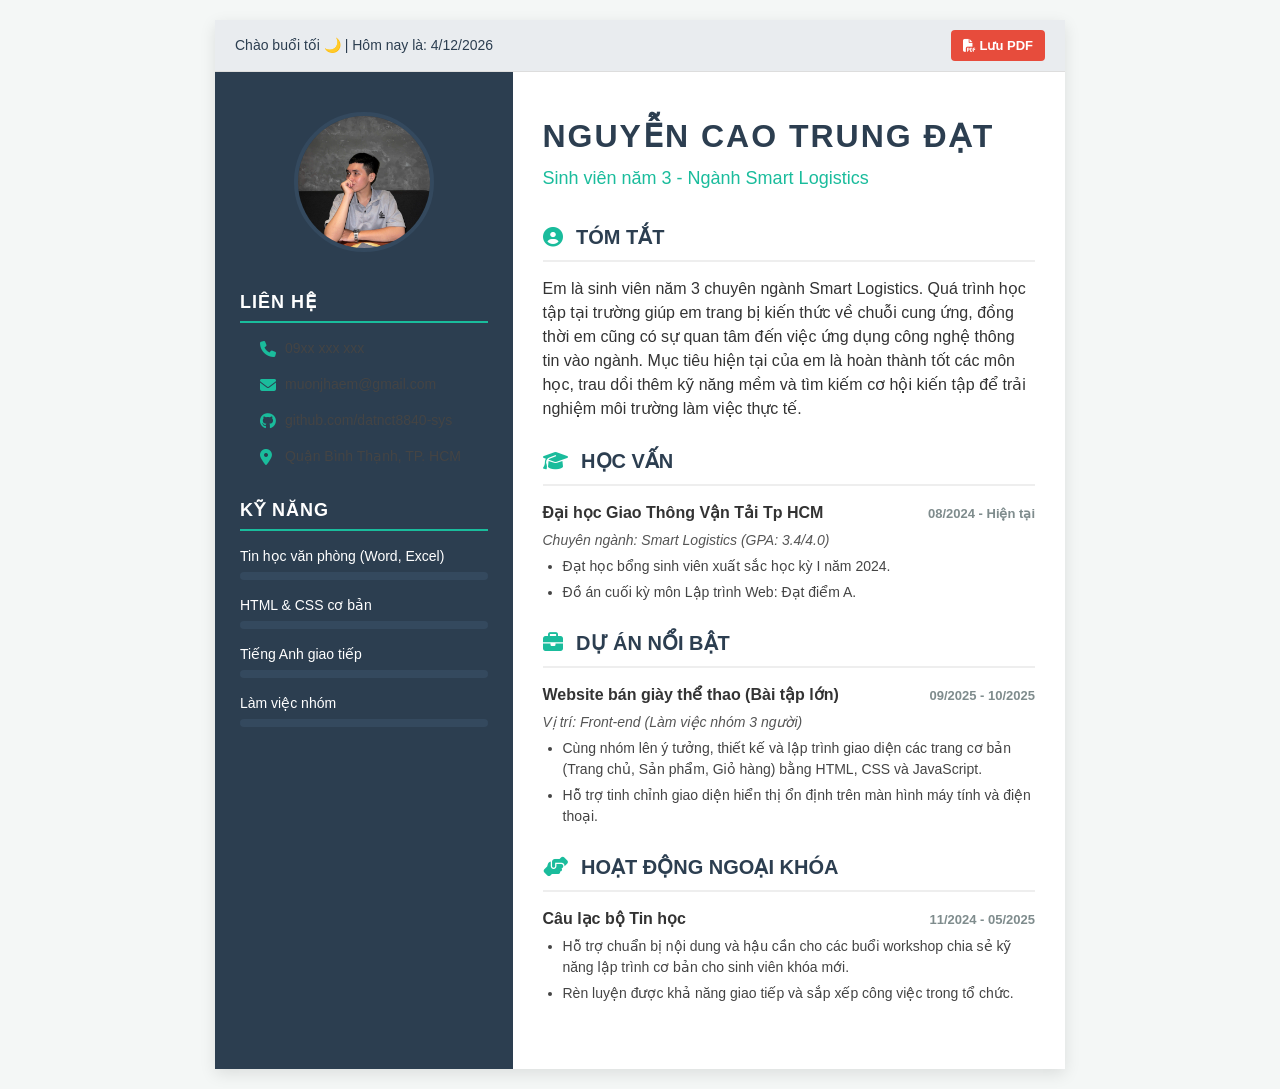
<file: Nguyễn Cao Trung Đạt/index.html>
<!DOCTYPE html>
<html lang="vi">
<head>
    <meta charset="UTF-8">
    <meta name="viewport" content="width=device-width, initial-scale=1.0">
    <title>Nguyễn Cao Trung Đạt</title>
    <link rel="stylesheet" href="style.css">
    <link href="https://cdnjs.cloudflare.com/ajax/libs/font-awesome/6.4.0/css/all.min.css" rel="stylesheet">
</head>
<body>
    <div class="cv-container">
        <div class="top-actions">
            <span id="greeting-msg" class="greeting"></span>
            <button id="download-btn" class="btn"><i class="fas fa-file-pdf"></i> Lưu PDF</button>
        </div>

        <div class="cv-wrapper">
            <div class="left-col">
                <div class="profile-pic">
                    <img src="anh.jpg" alt="Ảnh chân dung">
                </div>

                <h3 class="title-left">Liên hệ</h3>
                <ul class="contact-list">
                    <li><i class="fas fa-phone"></i> 09xx xxx xxx</li>
                    <li><i class="fas fa-envelope"></i> muonjhaem@gmail.com</li>
                    <li><i class="fab fa-github"></i> github.com/datnct8840-sys</li>
                    <li><i class="fas fa-map-marker-alt"></i> Quận Bình Thạnh, TP. HCM</li>
                </ul>

                <h3 class="title-left">Kỹ năng</h3>
                <div class="skill-box">
                    <p>Tin học văn phòng (Word, Excel)</p>
                    <div class="progress-bar"><div class="progress" style="width: 85%;"></div></div>
                </div>
                <div class="skill-box">
                    <p>HTML & CSS cơ bản</p>
                    <div class="progress-bar"><div class="progress" style="width: 70%;"></div></div>
                </div>
                <div class="skill-box">
                    <p>Tiếng Anh giao tiếp</p>
                    <div class="progress-bar"><div class="progress" style="width: 65%;"></div></div>
                </div>
                <div class="skill-box">
                    <p>Làm việc nhóm</p>
                    <div class="progress-bar"><div class="progress" style="width: 80%;"></div></div>
                </div>
            </div>
            <div class="right-col">
                <div class="header-right">
                    <h1>Nguyễn Cao Trung Đạt</h1>
                    <h2>Sinh viên năm 3 - Ngành Smart Logistics</h2>
                </div>

                <div class="section">
                    <h3 class="title-right"><i class="fas fa-user-circle"></i> Tóm tắt</h3>
                    <p>Em là sinh viên năm 3 chuyên ngành Smart Logistics. Quá trình học tập tại trường giúp em trang bị kiến thức về chuỗi cung ứng, đồng thời em cũng có sự quan tâm đến việc ứng dụng công nghệ thông tin vào ngành. Mục tiêu hiện tại của em là hoàn thành tốt các môn học, trau dồi thêm kỹ năng mềm và tìm kiếm cơ hội kiến tập để trải nghiệm môi trường làm việc thực tế.</p>
                </div>

                <div class="section">
                    <h3 class="title-right"><i class="fas fa-graduation-cap"></i> Học vấn</h3>
                    <div class="item">
                        <div class="item-header">
                            <h4>Đại học Giao Thông Vận Tải Tp HCM</h4>
                            <span class="date">08/2024 - Hiện tại</span>
                        </div>
                        <p class="role">Chuyên ngành: Smart Logistics (GPA: 3.4/4.0)</p>
                        <ul>
                            <li>Đạt học bổng sinh viên xuất sắc học kỳ I năm 2024.</li>
                            <li>Đồ án cuối kỳ môn Lập trình Web: Đạt điểm A.</li>
                        </ul>
                    </div>
                </div>

                <div class="section">
                    <h3 class="title-right"><i class="fas fa-briefcase"></i> Dự án nổi bật</h3>
                    <div class="item">
                        <div class="item-header">
                            <h4>Website bán giày thể thao (Bài tập lớn)</h4>
                            <span class="date">09/2025 - 10/2025</span>
                        </div>
                        <p class="role">Vị trí: Front-end (Làm việc nhóm 3 người)</p>
                        <ul>
                            <li>Cùng nhóm lên ý tưởng, thiết kế và lập trình giao diện các trang cơ bản (Trang chủ, Sản phẩm, Giỏ hàng) bằng HTML, CSS và JavaScript.</li>
                            <li>Hỗ trợ tinh chỉnh giao diện hiển thị ổn định trên màn hình máy tính và điện thoại.</li>
                        </ul>
                    </div>
                </div>

                <div class="section">
                    <h3 class="title-right"><i class="fas fa-hands-helping"></i> Hoạt động ngoại khóa</h3>
                    <div class="item">
                        <div class="item-header">
                            <h4>Câu lạc bộ Tin học</h4>
                            <span class="date">11/2024 - 05/2025</span>
                        </div>
                        <ul>
                            <li>Hỗ trợ chuẩn bị nội dung và hậu cần cho các buổi workshop chia sẻ kỹ năng lập trình cơ bản cho sinh viên khóa mới.</li>
                            <li>Rèn luyện được khả năng giao tiếp và sắp xếp công việc trong tổ chức.</li>
                        </ul>
                    </div>
                </div>

            </div>
        </div>
    </div>

    <script src="script.js"></script>
</body>
</html>
</file>
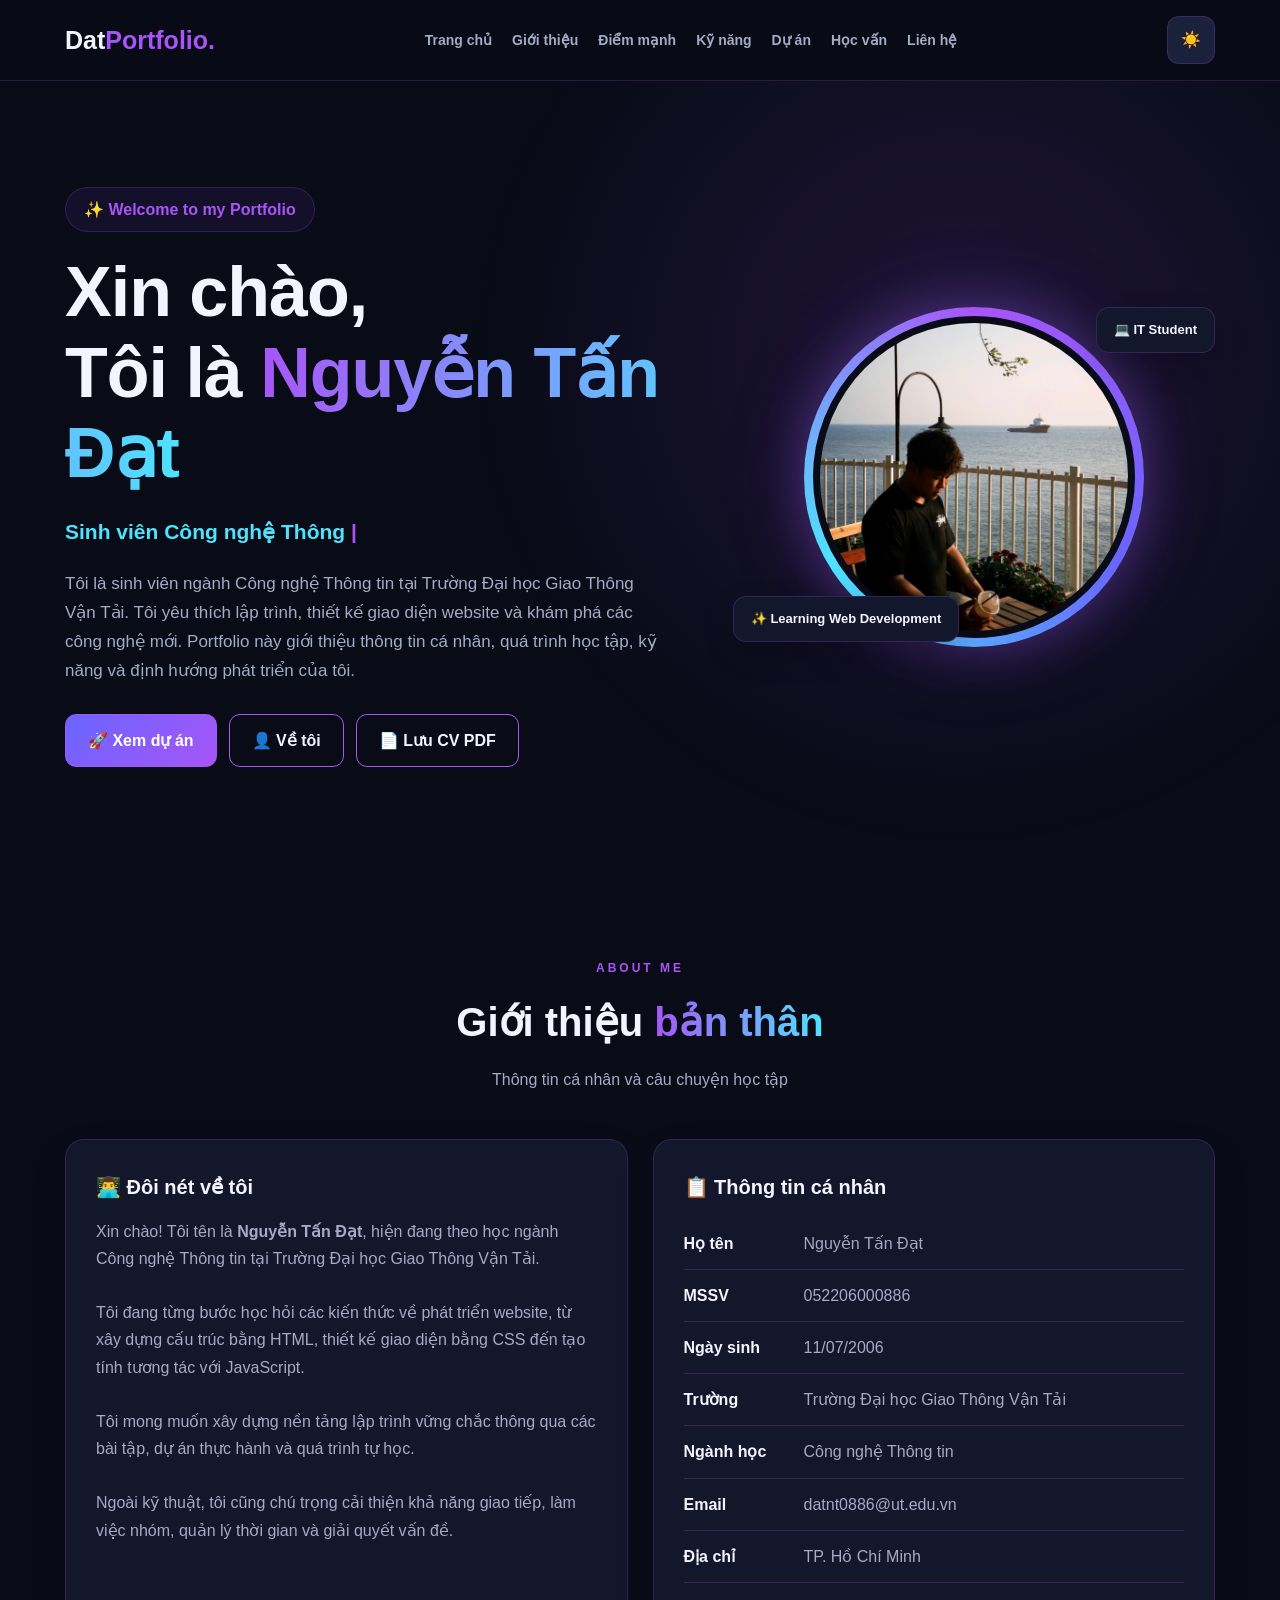
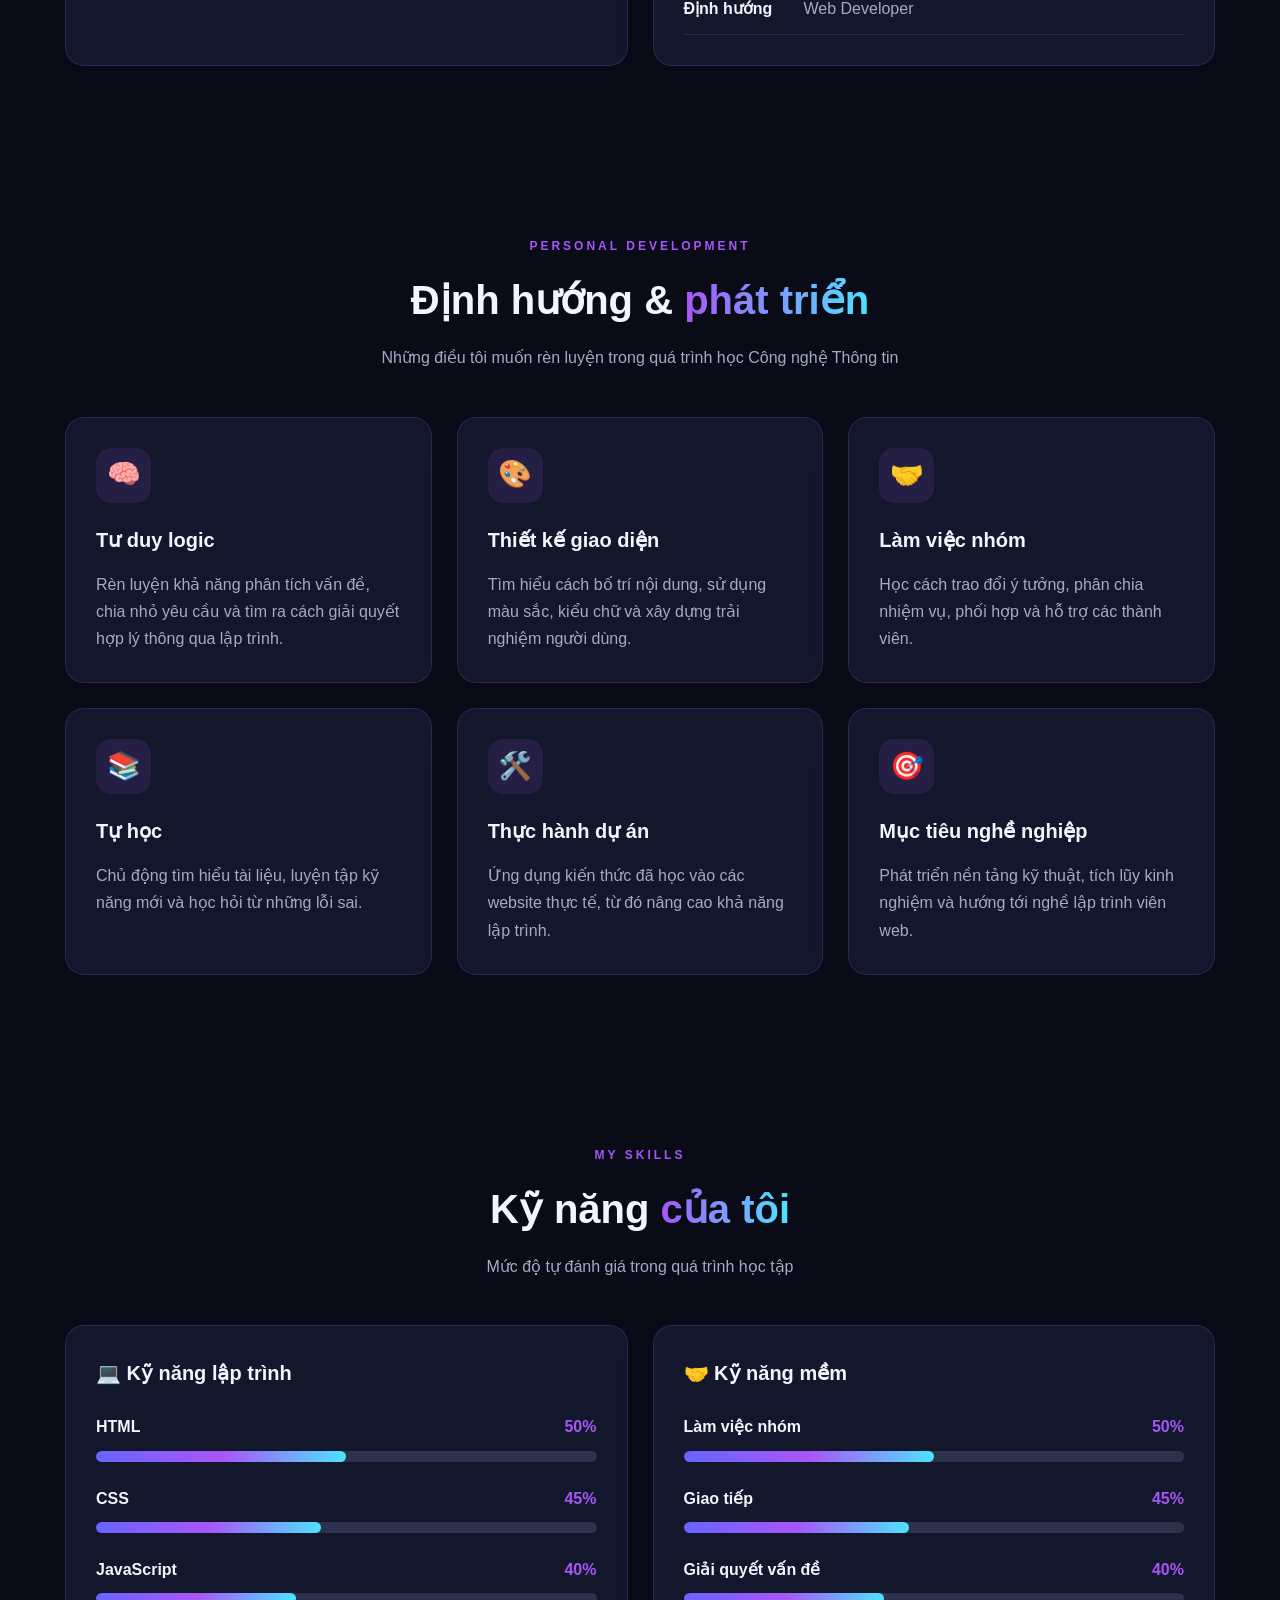
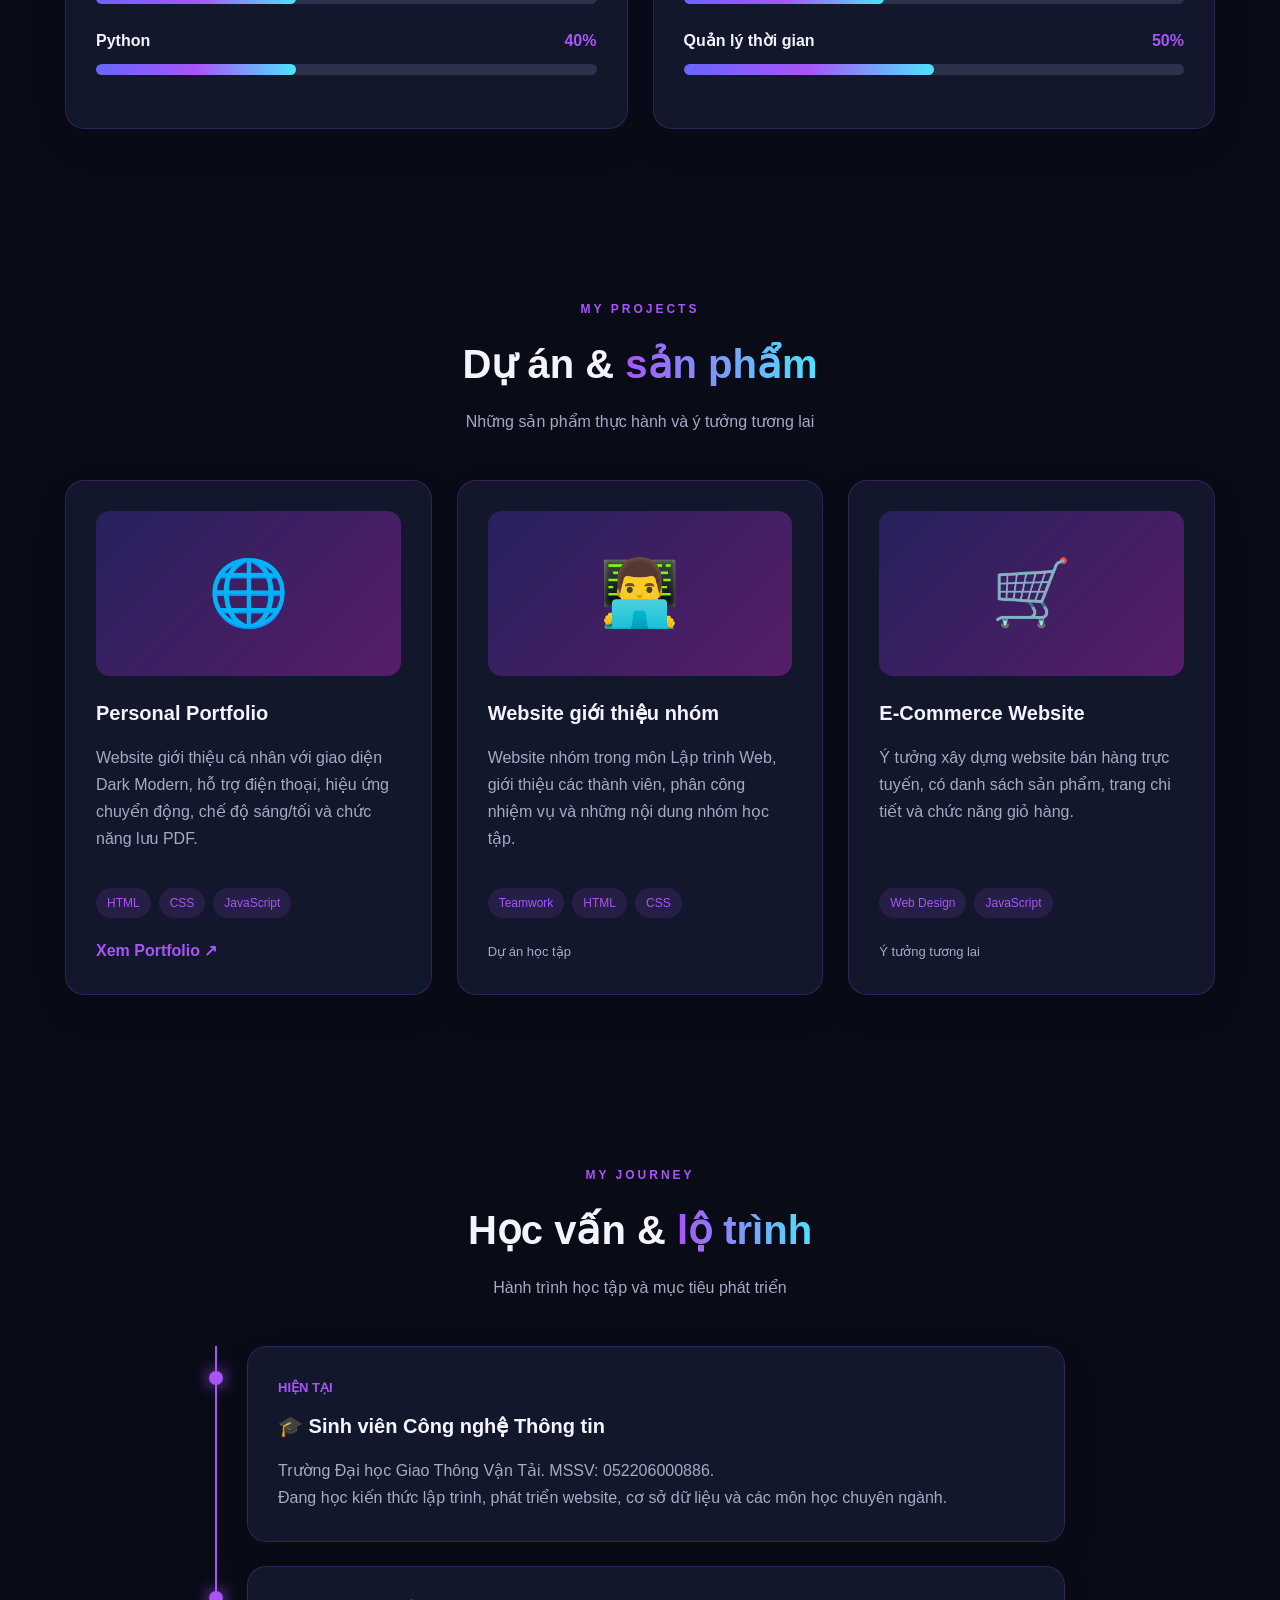
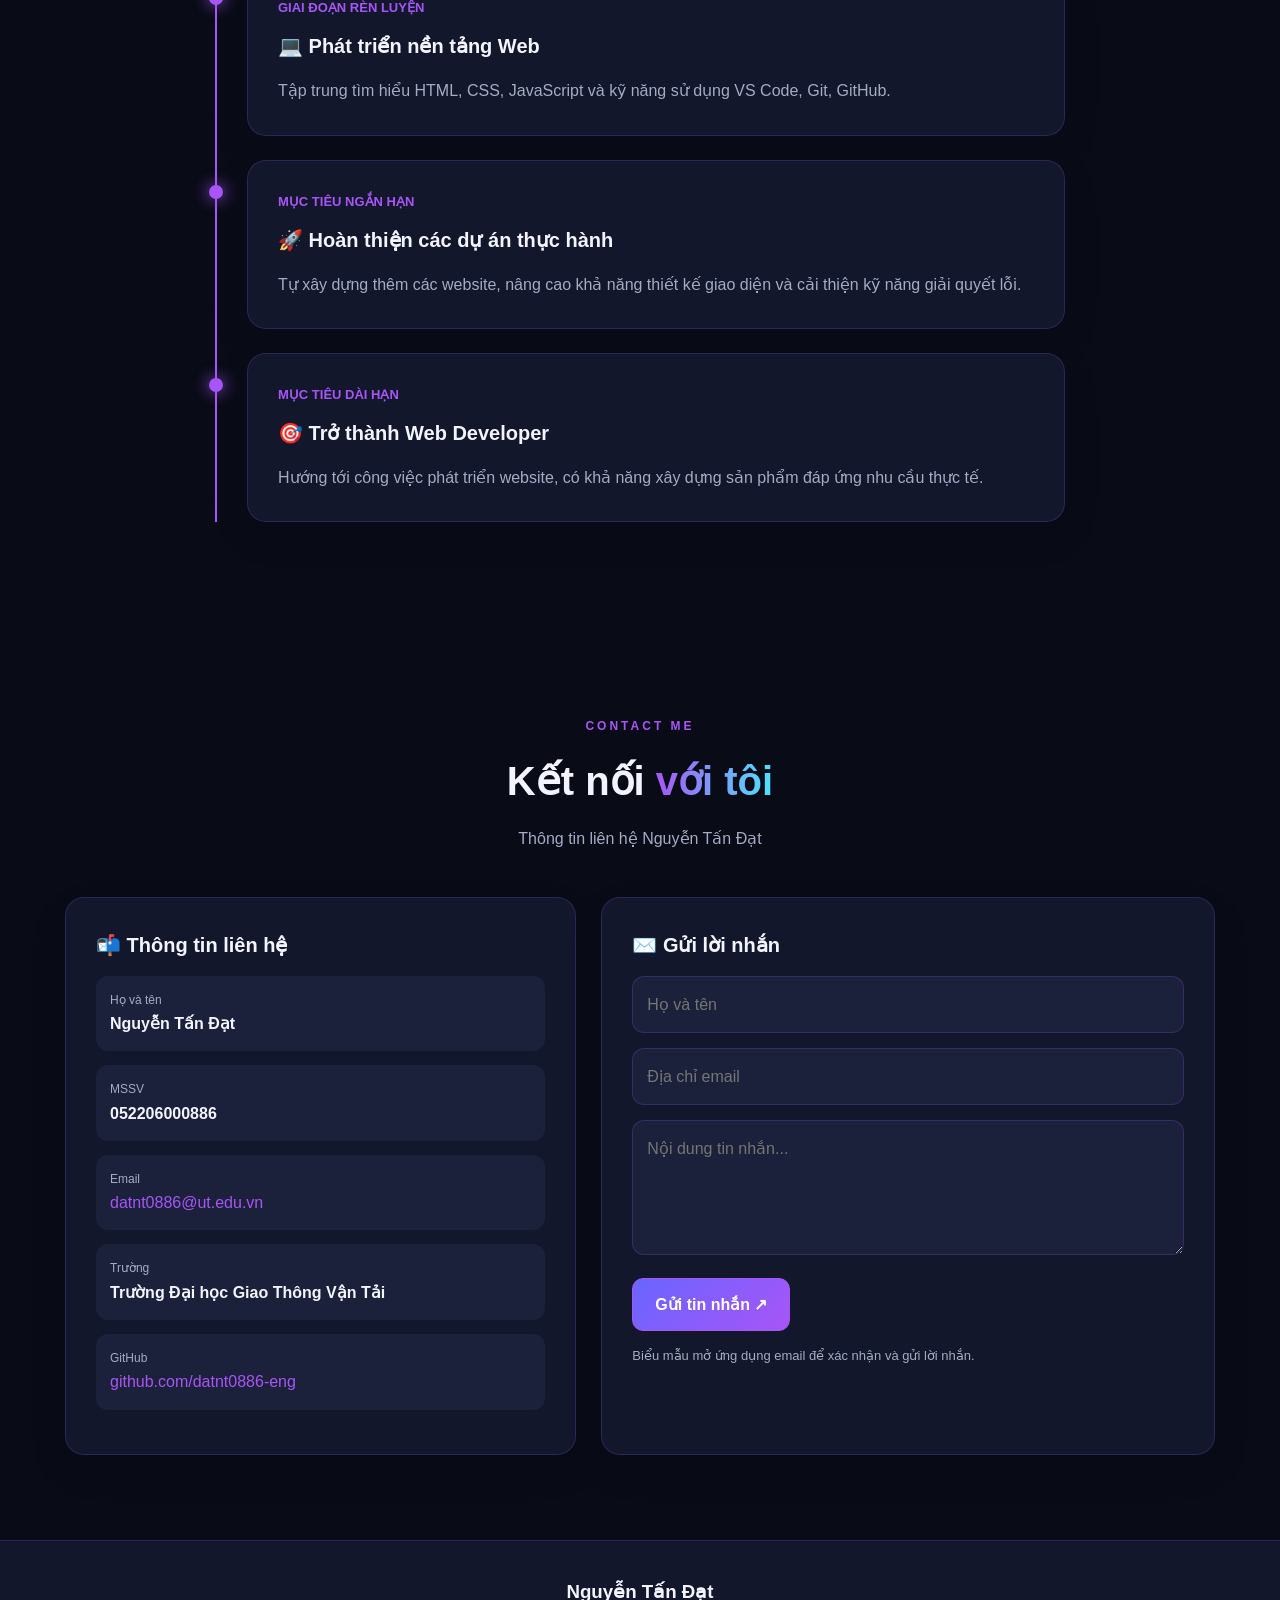
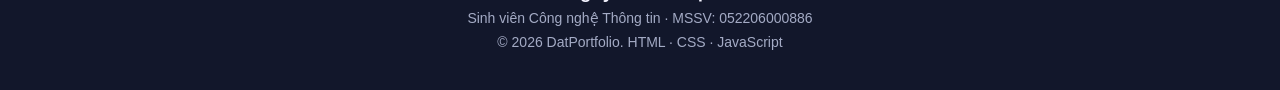
<file: Nguyễn Tấn Đạt/index.html>
<!DOCTYPE html>
<html lang="vi">
<head>
<meta charset="UTF-8">
<meta name="viewport" content="width=device-width, initial-scale=1">
<meta name="description" content="Portfolio cá nhân Nguyễn Tấn Đạt">
<title>Nguyễn Tấn Đạt | Portfolio Pro</title>

<style>
/* ==============================
   DARK MODERN PORTFOLIO PRO
   ============================== */

:root {
    --bg: #090b17;
    --card: #12172b;
    --card2: #1b213a;
    --text: #f4f4ff;
    --muted: #a4abc5;
    --purple: #a855f7;
    --blue: #6965ff;
    --cyan: #4de3ff;
    --border: rgba(168,85,247,.22);
    --track: #2c324c;
}

body.light {
    --bg: #f5f6ff;
    --card: #ffffff;
    --card2: #ebecfc;
    --text: #22243d;
    --muted: #626985;
    --purple: #8336d9;
    --blue: #6156dd;
    --border: rgba(100,80,220,.2);
    --track: #e3e5f0;
}

* {
    margin: 0;
    padding: 0;
    box-sizing: border-box;
}

html {
    scroll-behavior: smooth;
    scroll-padding-top: 105px;
}

body {
    font-family: "Segoe UI", Arial, sans-serif;
    background: var(--bg);
    color: var(--text);
    line-height: 1.7;
    overflow-x: hidden;
    transition: background .3s, color .3s;
}

a {
    text-decoration: none;
    color: inherit;
}

button, input, textarea {
    font: inherit;
}

button {
    cursor: pointer;
}

.container {
    width: 90%;
    max-width: 1150px;
    margin: auto;
}

.gradient-text {
    background: linear-gradient(90deg,
        var(--purple), var(--cyan));
    background-clip: text;
    -webkit-background-clip: text;
    color: transparent;
}

/* ==============================
   BACKGROUND
   ============================== */

#mouseGlow {
    position: fixed;
    width: 430px;
    height: 430px;
    left: 0;
    top: 0;
    border-radius: 50%;
    background: radial-gradient(circle,
        rgba(168,85,247,.13),
        transparent 68%);
    pointer-events: none;
    z-index: 0;
    transform: translate(-50%,-50%);
    opacity: 0;
}

body > section,
body > footer {
    position: relative;
    z-index: 1;
}

/* ==============================
   HEADER
   ============================== */

header {
    position: sticky;
    top: 0;
    z-index: 1000;
    backdrop-filter: blur(18px);
    background: rgba(9,11,23,.9);
    border-bottom: 1px solid var(--border);
}

body.light header {
    background: rgba(255,255,255,.9);
}

nav {
    min-height: 80px;
    display: flex;
    justify-content: space-between;
    align-items: center;
    gap: 20px;
}

.logo {
    font-size: 25px;
    font-weight: 900;
}

.logo span {
    color: var(--purple);
}

.nav-links {
    list-style: none;
    display: flex;
    gap: 20px;
    flex-wrap: wrap;
}

.nav-links a {
    font-size: 14px;
    font-weight: 600;
    color: var(--muted);
    transition: .3s;
}

.nav-links a:hover,
.nav-links a.active {
    color: var(--purple);
}

.theme-btn {
    padding: 9px 13px;
    background: var(--card2);
    color: var(--text);
    border: 1px solid var(--border);
    border-radius: 12px;
}

/* ==============================
   HERO
   ============================== */

.hero {
    min-height: 88vh;
    padding: 90px 0;
    display: flex;
    align-items: center;
    background: radial-gradient(
        circle at 75% 35%,
        rgba(168,85,247,.14),
        transparent 45%);
}

.hero-grid {
    display: grid;
    grid-template-columns: 1.25fr 1fr;
    gap: 65px;
    align-items: center;
}

.hello {
    display: inline-block;
    padding: 8px 18px;
    border-radius: 30px;
    border: 1px solid var(--border);
    background: rgba(168,85,247,.08);
    color: var(--purple);
    font-weight: bold;
    margin-bottom: 20px;
}

.hero h1 {
    font-size: clamp(42px,5.5vw,70px);
    line-height: 1.15;
    letter-spacing: -1px;
    margin-bottom: 20px;
}

.typing-line {
    font-size: 21px;
    font-weight: 700;
    margin-bottom: 20px;
    min-height: 36px;
}

#typingText {
    color: var(--cyan);
}

.cursor {
    color: var(--purple);
    animation: blink .8s infinite;
}

@keyframes blink {
    50% { opacity: 0; }
}

.hero p {
    color: var(--muted);
    font-size: 17px;
    margin-bottom: 28px;
}

.buttons {
    display: flex;
    gap: 12px;
    flex-wrap: wrap;
}

.btn {
    display: inline-flex;
    align-items: center;
    justify-content: center;
    padding: 12px 22px;
    min-height: 46px;
    border-radius: 11px;
    border: 1px solid var(--purple);
    background: linear-gradient(135deg,
        var(--blue), var(--purple));
    color: white;
    font-weight: bold;
    transition: .3s;
}

.btn:hover {
    transform: translateY(-4px);
    box-shadow: 0 0 28px rgba(168,85,247,.35);
}

.btn-outline {
    background: transparent;
    color: var(--text);
}

/* ==============================
   AVATAR
   ============================== */

.profile-area {
    position: relative;
    display: flex;
    justify-content: center;
    align-items: center;
    min-height: 410px;
}

.profile-ring {
    width: 340px;
    height: 340px;
    padding: 9px;
    border-radius: 50%;
    background: conic-gradient(
        var(--purple),
        var(--blue),
        var(--cyan),
        var(--purple));
    box-shadow:
        0 0 50px rgba(168,85,247,.35),
        0 0 90px rgba(105,101,255,.15);
    animation: float 5s ease-in-out infinite;
}

.profile-avatar {
    width: 100%;
    height: 100%;
    overflow: hidden;
    border-radius: 50%;
    border: 7px solid var(--bg);
    background: var(--card);
}

.profile-avatar img {
    display: block;
    width: 100%;
    height: 100%;
    object-fit: cover;
    object-position: 34% 55%;
    transition: transform .5s;
}

.profile-ring:hover img {
    transform: scale(1.08);
}

.float-label {
    position: absolute;
    padding: 11px 17px;
    background: var(--card);
    border: 1px solid var(--border);
    border-radius: 13px;
    font-size: 13px;
    font-weight: bold;
    box-shadow: 0 12px 30px rgba(0,0,0,.2);
    animation: float 4s ease-in-out infinite;
}

.label-top {
    right: 0;
    top: 35px;
}

.label-bottom {
    left: 0;
    bottom: 40px;
    animation-delay: 1s;
}

@keyframes float {
    0%,100% { transform: translateY(0); }
    50% { transform: translateY(-14px); }
}

/* ==============================
   SECTIONS
   ============================== */

section {
    padding: 85px 0;
}

.section-heading {
    text-align: center;
    margin-bottom: 45px;
}

.kicker {
    color: var(--purple);
    font-size: 12px;
    font-weight: 800;
    letter-spacing: 3px;
}

.section-title {
    font-size: clamp(28px,4vw,40px);
    margin: 10px 0;
}

.subtitle {
    color: var(--muted);
}

.card {
    background: var(--card);
    border: 1px solid var(--border);
    padding: 30px;
    border-radius: 19px;
    transition: transform .3s, border-color .3s;
    box-shadow: 0 15px 40px rgba(0,0,0,.08);
}

.card:hover {
    transform: translateY(-6px);
    border-color: var(--purple);
}

.card h3 {
    font-size: 20px;
    margin-bottom: 14px;
}

.card p {
    color: var(--muted);
}

/* ==============================
   ABOUT
   ============================== */

.about-grid {
    display: grid;
    grid-template-columns: 1fr 1fr;
    gap: 25px;
}

.info-item {
    display: grid;
    grid-template-columns: 110px minmax(0,1fr);
    gap: 10px;
    padding: 12px 0;
    border-bottom: 1px solid var(--border);
    overflow-wrap: anywhere;
}

.info-item span,
.info-item a {
    color: var(--muted);
}

.info-item a:hover {
    color: var(--purple);
}

/* ==============================
   HIGHLIGHTS
   ============================== */

.highlights-grid {
    display: grid;
    grid-template-columns: repeat(3,1fr);
    gap: 25px;
}

.highlight-icon {
    width: 55px;
    height: 55px;
    display: flex;
    align-items: center;
    justify-content: center;
    font-size: 27px;
    border-radius: 15px;
    background: rgba(168,85,247,.13);
    margin-bottom: 20px;
}

/* ==============================
   SKILLS
   ============================== */

.skills-grid {
    display: grid;
    grid-template-columns: 1fr 1fr;
    gap: 25px;
}

.skill {
    margin: 23px 0;
}

.skill-top {
    display: flex;
    justify-content: space-between;
    margin-bottom: 10px;
    font-weight: 600;
}

.skill-value {
    color: var(--purple);
}

.progress {
    height: 11px;
    background: var(--track);
    border-radius: 30px;
    overflow: hidden;
}

.progress-bar {
    height: 100%;
    width: 0;
    background: linear-gradient(90deg,
        var(--blue),var(--purple),var(--cyan));
    border-radius: 30px;
    transition: width 1.2s ease;
}

/* ==============================
   PROJECTS
   ============================== */

.projects-grid {
    display: grid;
    grid-template-columns: repeat(3,1fr);
    gap: 25px;
}

.project-image {
    height: 165px;
    border-radius: 14px;
    background: linear-gradient(
        135deg,#26215c,#571d69);
    display: flex;
    align-items: center;
    justify-content: center;
    font-size: 65px;
    margin-bottom: 20px;
}

.project-card p {
    min-height: 125px;
}

.tags {
    display: flex;
    flex-wrap: wrap;
    gap: 8px;
    margin: 19px 0;
}

.tag {
    background: rgba(168,85,247,.13);
    color: var(--purple);
    border-radius: 20px;
    padding: 5px 11px;
    font-size: 12px;
}

.project-link {
    color: var(--purple);
    font-weight: bold;
}

.project-note {
    color: var(--muted);
    font-size: 13px;
}

/* ==============================
   EDUCATION
   ============================== */

.timeline {
    max-width: 850px;
    margin: auto;
    border-left: 2px solid var(--purple);
    padding-left: 30px;
}

.timeline-item {
    position: relative;
    margin-bottom: 24px;
}

.timeline-item::before {
    content: "";
    position: absolute;
    left: -39px;
    top: 24px;
    width: 14px;
    height: 14px;
    border-radius: 50%;
    background: var(--purple);
    box-shadow: 0 0 16px var(--purple);
}

.timeline-date {
    font-size: 13px;
    font-weight: bold;
    color: var(--purple);
    margin-bottom: 10px;
}

/* ==============================
   CONTACT
   ============================== */

.contact-grid {
    display: grid;
    grid-template-columns: 1fr 1.2fr;
    gap: 25px;
}

.contact-item {
    background: var(--card2);
    padding: 14px;
    border-radius: 12px;
    margin-bottom: 14px;
    overflow-wrap: anywhere;
}

.contact-item span {
    display: block;
    font-size: 12px;
    color: var(--muted);
}

.contact-item a {
    color: var(--purple);
}

input, textarea {
    width: 100%;
    background: var(--card2);
    color: var(--text);
    padding: 14px;
    border: 1px solid var(--border);
    border-radius: 12px;
    margin-bottom: 15px;
    outline: none;
}

input:focus, textarea:focus {
    border-color: var(--purple);
}

textarea {
    min-height: 135px;
    resize: vertical;
}

/* ==============================
   FOOTER
   ============================== */

footer {
    text-align: center;
    padding: 35px 20px;
    background: var(--card);
    border-top: 1px solid var(--border);
}

footer p {
    color: var(--muted);
    font-size: 14px;
}

#backToTop {
    display: none;
    position: fixed;
    bottom: 25px;
    right: 25px;
    width: 48px;
    height: 48px;
    border: none;
    border-radius: 13px;
    background: var(--purple);
    color: white;
    font-size: 22px;
    z-index: 100;
}

/* ==============================
   SCROLL REVEAL
   ============================== */

.reveal {
    opacity: 0;
    transform: translateY(35px);
    transition: opacity .7s, transform .7s;
}

.reveal.visible {
    opacity: 1;
    transform: translateY(0);
}

/* ==============================
   RESPONSIVE
   ============================== */

@media(max-width:950px) {
    nav {
        flex-wrap: wrap;
        justify-content: center;
        padding: 14px 0;
    }

    .nav-links {
        order: 3;
        justify-content: center;
        width: 100%;
    }

    .hero-grid,
    .about-grid,
    .skills-grid,
    .contact-grid {
        grid-template-columns: 1fr;
    }

    .hero-grid {
        text-align: center;
    }

    .buttons {
        justify-content: center;
    }

    .profile-area {
        order: -1;
    }

    .projects-grid,
    .highlights-grid {
        grid-template-columns: repeat(2,1fr);
    }
}

@media(max-width:620px) {
    .hero {
        padding: 50px 0;
    }

    .hero h1 {
        font-size: 40px;
    }

    .profile-ring {
        width: 235px;
        height: 235px;
    }

    .profile-area {
        min-height: 300px;
    }

    .float-label {
        font-size: 11px;
        padding: 8px;
    }

    section {
        padding: 60px 0;
    }

    .card {
        padding: 23px;
    }

    .projects-grid,
    .highlights-grid {
        grid-template-columns: 1fr;
    }

    .info-item {
        grid-template-columns: 1fr;
        gap: 3px;
    }

    .project-card p {
        min-height: auto;
    }
}

/* ==============================
   PRINT PDF
   ============================== */

@media print {
    :root {
        --bg: #fff;
        --card: #fff;
        --card2: #fff;
        --text: #111827;
        --muted: #374151;
        --border: #ddd;
    }

    header,
    #mouseGlow,
    #backToTop,
    .buttons,
    #contactForm,
    .float-label {
        display: none !important;
    }

    body {
        background: white !important;
        color: #111827 !important;
    }

    .reveal {
        opacity: 1 !important;
        transform: none !important;
    }

    section, .hero {
        padding: 20px 0;
        min-height: auto;
    }

    .card {
        box-shadow: none;
        break-inside: avoid;
    }

    .profile-ring {
        width: 160px;
        height: 160px;
        animation: none;
    }

    .progress-bar {
        print-color-adjust: exact;
        -webkit-print-color-adjust: exact;
    }
}

@media(prefers-reduced-motion:reduce) {
    *,
    *::before,
    *::after {
        animation: none !important;
        transition-duration: .01ms !important;
        scroll-behavior: auto !important;
    }

    .reveal {
        opacity: 1;
        transform: none;
    }
}
</style>
</head>

<body>

<div id="mouseGlow"></div>

<!-- NAVIGATION -->
<header>
<nav class="container">

    <a href="#home" class="logo">
        Dat<span>Portfolio.</span>
    </a>

    <ul class="nav-links">
        <li><a href="#home">Trang chủ</a></li>
        <li><a href="#about">Giới thiệu</a></li>
        <li><a href="#highlights">Điểm mạnh</a></li>
        <li><a href="#skills">Kỹ năng</a></li>
        <li><a href="#projects">Dự án</a></li>
        <li><a href="#education">Học vấn</a></li>
        <li><a href="#contact">Liên hệ</a></li>
    </ul>

    <button class="theme-btn"
            id="themeToggle"
            aria-label="Chuyển giao diện sáng tối">
        ☀️
    </button>

</nav>
</header>

<!-- HERO -->
<section class="hero" id="home">
<div class="container hero-grid">

    <div class="reveal">

        <div class="hello">
            ✨ Welcome to my Portfolio
        </div>

        <h1>
            Xin chào,<br>
            Tôi là
            <span class="gradient-text">
                Nguyễn Tấn Đạt
            </span>
        </h1>

        <div class="typing-line">
            <span id="typingText"></span>
            <span class="cursor">|</span>
        </div>

        <p>
            Tôi là sinh viên ngành Công nghệ Thông tin
            tại Trường Đại học Giao Thông Vận Tải.

            Tôi yêu thích lập trình, thiết kế giao diện
            website và khám phá các công nghệ mới.

            Portfolio này giới thiệu thông tin cá nhân,
            quá trình học tập, kỹ năng và
            định hướng phát triển của tôi.
        </p>

        <div class="buttons">
            <a href="#projects" class="btn">
                🚀 Xem dự án
            </a>

            <a href="#about" class="btn btn-outline">
                👤 Về tôi
            </a>

            <button id="printCV" class="btn btn-outline">
                📄 Lưu CV PDF
            </button>
        </div>

    </div>

    <!-- AVATAR -->
    <div class="profile-area reveal">

        <div class="profile-ring">
            <div class="profile-avatar">
                <img
                    src="./image/avatar.png"
                    alt="Ảnh cá nhân Nguyễn Tấn Đạt">
            </div>
        </div>

        <div class="float-label label-top">
            💻 IT Student
        </div>

        <div class="float-label label-bottom">
            ✨ Learning Web Development
        </div>

    </div>

</div>
</section>

<!-- ABOUT -->
<section id="about">
<div class="container">

    <div class="section-heading reveal">
        <div class="kicker">ABOUT ME</div>
        <h2 class="section-title">
            Giới thiệu
            <span class="gradient-text">bản thân</span>
        </h2>
        <p class="subtitle">
            Thông tin cá nhân và câu chuyện học tập
        </p>
    </div>

    <div class="about-grid">

        <div class="card reveal">
            <h3>👨‍💻 Đôi nét về tôi</h3>

            <p>
                Xin chào! Tôi tên là
                <strong>Nguyễn Tấn Đạt</strong>,
                hiện đang theo học ngành
                Công nghệ Thông tin tại
                Trường Đại học Giao Thông Vận Tải.
            </p>

            <br>

            <p>
                Tôi đang từng bước học hỏi các kiến thức
                về phát triển website, từ xây dựng
                cấu trúc bằng HTML, thiết kế giao diện
                bằng CSS đến tạo tính tương tác
                với JavaScript.
            </p>

            <br>

            <p>
                Tôi mong muốn xây dựng nền tảng
                lập trình vững chắc thông qua
                các bài tập, dự án thực hành
                và quá trình tự học.
            </p>

            <br>

            <p>
                Ngoài kỹ thuật, tôi cũng chú trọng
                cải thiện khả năng giao tiếp,
                làm việc nhóm, quản lý thời gian
                và giải quyết vấn đề.
            </p>
        </div>

        <div class="card reveal">
            <h3>📋 Thông tin cá nhân</h3>

            <div class="info-item">
                <strong>Họ tên</strong>
                <span>Nguyễn Tấn Đạt</span>
            </div>

            <div class="info-item">
                <strong>MSSV</strong>
                <span>052206000886</span>
            </div>

            <div class="info-item">
                <strong>Ngày sinh</strong>
                <span>11/07/2006</span>
            </div>

            <div class="info-item">
                <strong>Trường</strong>
                <span>
                    Trường Đại học Giao Thông Vận Tải
                </span>
            </div>

            <div class="info-item">
                <strong>Ngành học</strong>
                <span>Công nghệ Thông tin</span>
            </div>

            <div class="info-item">
                <strong>Email</strong>
                <a href="mailto:datnt0886@ut.edu.vn">
                    datnt0886@ut.edu.vn
                </a>
            </div>

            <div class="info-item">
                <strong>Địa chỉ</strong>
                <span>TP. Hồ Chí Minh</span>
            </div>

            <div class="info-item">
                <strong>Định hướng</strong>
                <span>Web Developer</span>
            </div>

        </div>

    </div>
</div>
</section>

<!-- HIGHLIGHTS -->
<section id="highlights">
<div class="container">

    <div class="section-heading reveal">
        <div class="kicker">PERSONAL DEVELOPMENT</div>

        <h2 class="section-title">
            Định hướng &
            <span class="gradient-text">phát triển</span>
        </h2>

        <p class="subtitle">
            Những điều tôi muốn rèn luyện
            trong quá trình học Công nghệ Thông tin
        </p>
    </div>

    <div class="highlights-grid">

        <div class="card reveal">
            <div class="highlight-icon">🧠</div>
            <h3>Tư duy logic</h3>
            <p>
                Rèn luyện khả năng phân tích vấn đề,
                chia nhỏ yêu cầu và tìm ra cách
                giải quyết hợp lý thông qua lập trình.
            </p>
        </div>

        <div class="card reveal">
            <div class="highlight-icon">🎨</div>
            <h3>Thiết kế giao diện</h3>
            <p>
                Tìm hiểu cách bố trí nội dung,
                sử dụng màu sắc, kiểu chữ
                và xây dựng trải nghiệm người dùng.
            </p>
        </div>

        <div class="card reveal">
            <div class="highlight-icon">🤝</div>
            <h3>Làm việc nhóm</h3>
            <p>
                Học cách trao đổi ý tưởng,
                phân chia nhiệm vụ, phối hợp
                và hỗ trợ các thành viên.
            </p>
        </div>

        <div class="card reveal">
            <div class="highlight-icon">📚</div>
            <h3>Tự học</h3>
            <p>
                Chủ động tìm hiểu tài liệu,
                luyện tập kỹ năng mới
                và học hỏi từ những lỗi sai.
            </p>
        </div>

        <div class="card reveal">
            <div class="highlight-icon">🛠️</div>
            <h3>Thực hành dự án</h3>
            <p>
                Ứng dụng kiến thức đã học
                vào các website thực tế,
                từ đó nâng cao khả năng lập trình.
            </p>
        </div>

        <div class="card reveal">
            <div class="highlight-icon">🎯</div>
            <h3>Mục tiêu nghề nghiệp</h3>
            <p>
                Phát triển nền tảng kỹ thuật,
                tích lũy kinh nghiệm và
                hướng tới nghề lập trình viên web.
            </p>
        </div>

    </div>
</div>
</section>

<!-- SKILLS -->
<section id="skills">
<div class="container">

    <div class="section-heading reveal">
        <div class="kicker">MY SKILLS</div>

        <h2 class="section-title">
            Kỹ năng
            <span class="gradient-text">của tôi</span>
        </h2>

        <p class="subtitle">
            Mức độ tự đánh giá trong quá trình học tập
        </p>
    </div>

    <div class="skills-grid">

        <div class="card reveal">
            <h3>💻 Kỹ năng lập trình</h3>

            <div class="skill" data-level="50">
                <div class="skill-top">
                    <span>HTML</span>
                    <span class="skill-value"></span>
                </div>
                <div class="progress">
                    <div class="progress-bar"></div>
                </div>
            </div>

            <div class="skill" data-level="45">
                <div class="skill-top">
                    <span>CSS</span>
                    <span class="skill-value"></span>
                </div>
                <div class="progress">
                    <div class="progress-bar"></div>
                </div>
            </div>

            <div class="skill" data-level="40">
                <div class="skill-top">
                    <span>JavaScript</span>
                    <span class="skill-value"></span>
                </div>
                <div class="progress">
                    <div class="progress-bar"></div>
                </div>
            </div>

            <div class="skill" data-level="40">
                <div class="skill-top">
                    <span>Python</span>
                    <span class="skill-value"></span>
                </div>
                <div class="progress">
                    <div class="progress-bar"></div>
                </div>
            </div>
        </div>

        <div class="card reveal">
            <h3>🤝 Kỹ năng mềm</h3>

            <div class="skill" data-level="50">
                <div class="skill-top">
                    <span>Làm việc nhóm</span>
                    <span class="skill-value"></span>
                </div>
                <div class="progress">
                    <div class="progress-bar"></div>
                </div>
            </div>

            <div class="skill" data-level="45">
                <div class="skill-top">
                    <span>Giao tiếp</span>
                    <span class="skill-value"></span>
                </div>
                <div class="progress">
                    <div class="progress-bar"></div>
                </div>
            </div>

            <div class="skill" data-level="40">
                <div class="skill-top">
                    <span>Giải quyết vấn đề</span>
                    <span class="skill-value"></span>
                </div>
                <div class="progress">
                    <div class="progress-bar"></div>
                </div>
            </div>

            <div class="skill" data-level="50">
                <div class="skill-top">
                    <span>Quản lý thời gian</span>
                    <span class="skill-value"></span>
                </div>
                <div class="progress">
                    <div class="progress-bar"></div>
                </div>
            </div>
        </div>

    </div>
</div>
</section>

<!-- PROJECTS -->
<section id="projects">
<div class="container">

    <div class="section-heading reveal">
        <div class="kicker">MY PROJECTS</div>

        <h2 class="section-title">
            Dự án &
            <span class="gradient-text">sản phẩm</span>
        </h2>

        <p class="subtitle">
            Những sản phẩm thực hành và ý tưởng tương lai
        </p>
    </div>

    <div class="projects-grid">

        <div class="card project-card reveal">
            <div class="project-image">🌐</div>

            <h3>Personal Portfolio</h3>

            <p>
                Website giới thiệu cá nhân
                với giao diện Dark Modern,
                hỗ trợ điện thoại,
                hiệu ứng chuyển động,
                chế độ sáng/tối và chức năng lưu PDF.
            </p>

            <div class="tags">
                <span class="tag">HTML</span>
                <span class="tag">CSS</span>
                <span class="tag">JavaScript</span>
            </div>

            <a href="#home" class="project-link">
                Xem Portfolio ↗
            </a>
        </div>

        <div class="card project-card reveal">
            <div class="project-image">👨‍💻</div>

            <h3>Website giới thiệu nhóm</h3>

            <p>
                Website nhóm trong môn Lập trình Web,
                giới thiệu các thành viên,
                phân công nhiệm vụ
                và những nội dung nhóm học tập.
            </p>

            <div class="tags">
                <span class="tag">Teamwork</span>
                <span class="tag">HTML</span>
                <span class="tag">CSS</span>
            </div>

            <span class="project-note">
                Dự án học tập
            </span>
        </div>

        <div class="card project-card reveal">
            <div class="project-image">🛒</div>

            <h3>E-Commerce Website</h3>

            <p>
                Ý tưởng xây dựng website
                bán hàng trực tuyến,
                có danh sách sản phẩm,
                trang chi tiết và chức năng giỏ hàng.
            </p>

            <div class="tags">
                <span class="tag">Web Design</span>
                <span class="tag">JavaScript</span>
            </div>

            <span class="project-note">
                Ý tưởng tương lai
            </span>
        </div>

    </div>
</div>
</section>

<!-- EDUCATION -->
<section id="education">
<div class="container">

    <div class="section-heading reveal">
        <div class="kicker">MY JOURNEY</div>

        <h2 class="section-title">
            Học vấn &
            <span class="gradient-text">lộ trình</span>
        </h2>

        <p class="subtitle">
            Hành trình học tập và mục tiêu phát triển
        </p>
    </div>

    <div class="timeline">

        <div class="card timeline-item reveal">
            <div class="timeline-date">HIỆN TẠI</div>

            <h3>🎓 Sinh viên Công nghệ Thông tin</h3>

            <p>
                Trường Đại học Giao Thông Vận Tải.
                MSSV: 052206000886.
            </p>

            <p>
                Đang học kiến thức lập trình,
                phát triển website,
                cơ sở dữ liệu và các môn học chuyên ngành.
            </p>
        </div>

        <div class="card timeline-item reveal">
            <div class="timeline-date">
                GIAI ĐOẠN RÈN LUYỆN
            </div>

            <h3>💻 Phát triển nền tảng Web</h3>

            <p>
                Tập trung tìm hiểu HTML, CSS,
                JavaScript và kỹ năng sử dụng
                VS Code, Git, GitHub.
            </p>
        </div>

        <div class="card timeline-item reveal">
            <div class="timeline-date">
                MỤC TIÊU NGẮN HẠN
            </div>

            <h3>🚀 Hoàn thiện các dự án thực hành</h3>

            <p>
                Tự xây dựng thêm các website,
                nâng cao khả năng thiết kế giao diện
                và cải thiện kỹ năng giải quyết lỗi.
            </p>
        </div>

        <div class="card timeline-item reveal">
            <div class="timeline-date">
                MỤC TIÊU DÀI HẠN
            </div>

            <h3>🎯 Trở thành Web Developer</h3>

            <p>
                Hướng tới công việc phát triển website,
                có khả năng xây dựng sản phẩm
                đáp ứng nhu cầu thực tế.
            </p>
        </div>

    </div>
</div>
</section>

<!-- CONTACT -->
<section id="contact">
<div class="container">

    <div class="section-heading reveal">
        <div class="kicker">CONTACT ME</div>

        <h2 class="section-title">
            Kết nối
            <span class="gradient-text">với tôi</span>
        </h2>

        <p class="subtitle">
            Thông tin liên hệ Nguyễn Tấn Đạt
        </p>
    </div>

    <div class="contact-grid">

        <div class="card reveal">
            <h3>📬 Thông tin liên hệ</h3>

            <div class="contact-item">
                <span>Họ và tên</span>
                <strong>Nguyễn Tấn Đạt</strong>
            </div>

            <div class="contact-item">
                <span>MSSV</span>
                <strong>052206000886</strong>
            </div>

            <div class="contact-item">
                <span>Email</span>
                <a href="mailto:datnt0886@ut.edu.vn">
                    datnt0886@ut.edu.vn
                </a>
            </div>

            <div class="contact-item">
                <span>Trường</span>
                <strong>
                    Trường Đại học Giao Thông Vận Tải
                </strong>
            </div>

            <div class="contact-item">
                <span>GitHub</span>
                <a href="https://github.com/datnt0886-eng"
                   target="_blank"
                   rel="noopener noreferrer">
                    github.com/datnt0886-eng
                </a>
            </div>
        </div>

        <div class="card reveal">
            <h3>✉️ Gửi lời nhắn</h3>

            <form id="contactForm">

                <input
                    type="text"
                    id="name"
                    placeholder="Họ và tên"
                    required>

                <input
                    type="email"
                    id="email"
                    placeholder="Địa chỉ email"
                    required>

                <textarea
                    id="message"
                    placeholder="Nội dung tin nhắn..."
                    required></textarea>

                <button type="submit" class="btn">
                    Gửi tin nhắn ↗
                </button>

                <p style="font-size:13px;margin-top:14px">
                    Biểu mẫu mở ứng dụng email
                    để xác nhận và gửi lời nhắn.
                </p>

            </form>
        </div>

    </div>
</div>
</section>

<!-- FOOTER -->
<footer>
    <h3>Nguyễn Tấn Đạt</h3>

    <p>
        Sinh viên Công nghệ Thông tin
        · MSSV: 052206000886
    </p>

    <p>
        © <span id="year"></span>
        DatPortfolio. HTML · CSS · JavaScript
    </p>
</footer>

<button id="backToTop" aria-label="Lên đầu trang">
    ↑
</button>

<script>
/* ==============================
   JAVASCRIPT
   ============================== */

// NĂM HIỆN TẠI
document.getElementById("year").textContent =
    new Date().getFullYear();


// CHỮ CHẠY TỰ ĐỘNG
const texts = [
    "Sinh viên Công nghệ Thông tin",
    "Đang học HTML, CSS, JavaScript",
    "Yêu thích thiết kế Website",
    "Định hướng Web Developer"
];

const typingElement =
    document.getElementById("typingText");

let textIndex = 0;
let charIndex = 0;
let deleting = false;

function typeText() {
    const current = texts[textIndex];

    if (!deleting) {
        charIndex++;
    } else {
        charIndex--;
    }

    typingElement.textContent =
        current.substring(0, charIndex);

    let speed = deleting ? 45 : 85;

    if (!deleting && charIndex === current.length) {
        deleting = true;
        speed = 1700;
    }

    if (deleting && charIndex === 0) {
        deleting = false;
        textIndex = (textIndex + 1) % texts.length;
        speed = 350;
    }

    setTimeout(typeText, speed);
}

if (!window.matchMedia(
    "(prefers-reduced-motion: reduce)"
).matches) {
    typeText();
} else {
    typingElement.textContent = texts[0];
}


// ÁNH SÁNG THEO CHUỘT
const glow = document.getElementById("mouseGlow");

if (window.matchMedia(
    "(hover: hover) and (pointer: fine)"
).matches) {
    window.addEventListener("pointermove", function(e) {
        glow.style.left = e.clientX + "px";
        glow.style.top = e.clientY + "px";
        glow.style.opacity = "1";
    });
}


// HIỆU ỨNG XUẤT HIỆN
const revealElements =
    document.querySelectorAll(".reveal");

if ("IntersectionObserver" in window) {
    const observer = new IntersectionObserver(
        function(entries) {
            entries.forEach(function(entry) {
                if (entry.isIntersecting) {
                    entry.target.classList.add("visible");
                    observer.unobserve(entry.target);
                }
            });
        },
        { threshold: 0.08 }
    );

    revealElements.forEach(function(element) {
        observer.observe(element);
    });
} else {
    revealElements.forEach(function(element) {
        element.classList.add("visible");
    });
}


// THANH KỸ NĂNG
const skillItems =
    document.querySelectorAll(".skill");

skillItems.forEach(function(skill) {
    const level = Math.min(
        100,
        Math.max(0, Number(skill.dataset.level) || 0)
    );

    skill.querySelector(".skill-value").textContent =
        level + "%";
});

function showSkills() {
    skillItems.forEach(function(skill) {
        const level = Math.min(
            100,
            Math.max(0, Number(skill.dataset.level) || 0)
        );

        skill.querySelector(".progress-bar").style.width =
            level + "%";
    });
}

if ("IntersectionObserver" in window) {
    const skillsObserver = new IntersectionObserver(
        function(entries) {
            entries.forEach(function(entry) {
                if (entry.isIntersecting) {
                    showSkills();
                    skillsObserver.disconnect();
                }
            });
        },
        { threshold: 0.1 }
    );

    skillsObserver.observe(
        document.getElementById("skills")
    );
} else {
    showSkills();
}


// CHẾ ĐỘ SÁNG TỐI
const themeToggle =
    document.getElementById("themeToggle");

try {
    if (localStorage.getItem("portfolioTheme") === "light") {
        document.body.classList.add("light");
    }
} catch (e) {}

function updateTheme() {
    themeToggle.textContent =
        document.body.classList.contains("light")
        ? "🌙" : "☀️";
}

updateTheme();

themeToggle.addEventListener("click", function() {
    document.body.classList.toggle("light");

    try {
        localStorage.setItem(
            "portfolioTheme",
            document.body.classList.contains("light")
            ? "light" : "dark"
        );
    } catch (e) {}

    updateTheme();
});


// MENU ACTIVE
const navLinks =
    document.querySelectorAll(".nav-links a");

navLinks.forEach(function(link) {
    link.addEventListener("click", function() {
        navLinks.forEach(function(item) {
            item.classList.remove("active");
        });

        link.classList.add("active");
    });
});


// NÚT LÊN ĐẦU TRANG
const backToTop =
    document.getElementById("backToTop");

window.addEventListener("scroll", function() {
    backToTop.style.display =
        window.scrollY > 350 ? "block" : "none";
});

backToTop.addEventListener("click", function() {
    window.scrollTo({
        top: 0,
        behavior: "smooth"
    });
});


// LƯU CV PDF
document.getElementById("printCV")
    .addEventListener("click", function() {
        revealElements.forEach(function(element) {
            element.classList.add("visible");
        });

        showSkills();
        window.print();
    });


// FORM LIÊN HỆ
document.getElementById("contactForm")
    .addEventListener("submit", function(event) {
        event.preventDefault();

        const name =
            document.getElementById("name").value.trim();

        const email =
            document.getElementById("email").value.trim();

        const message =
            document.getElementById("message").value.trim();

        if (!name || !email || !message) {
            alert("Vui lòng nhập đầy đủ thông tin!");
            return;
        }

        const subject =
            "Liên hệ Portfolio - " + name;

        const body =
            "Họ tên: " + name + "\n" +
            "Email: " + email + "\n\n" +
            "Nội dung:\n" + message;

        window.location.href =
            "mailto:datnt0886@ut.edu.vn" +
            "?subject=" + encodeURIComponent(subject) +
            "&body=" + encodeURIComponent(body);
    });

</script>
</body>
</html>
</file>
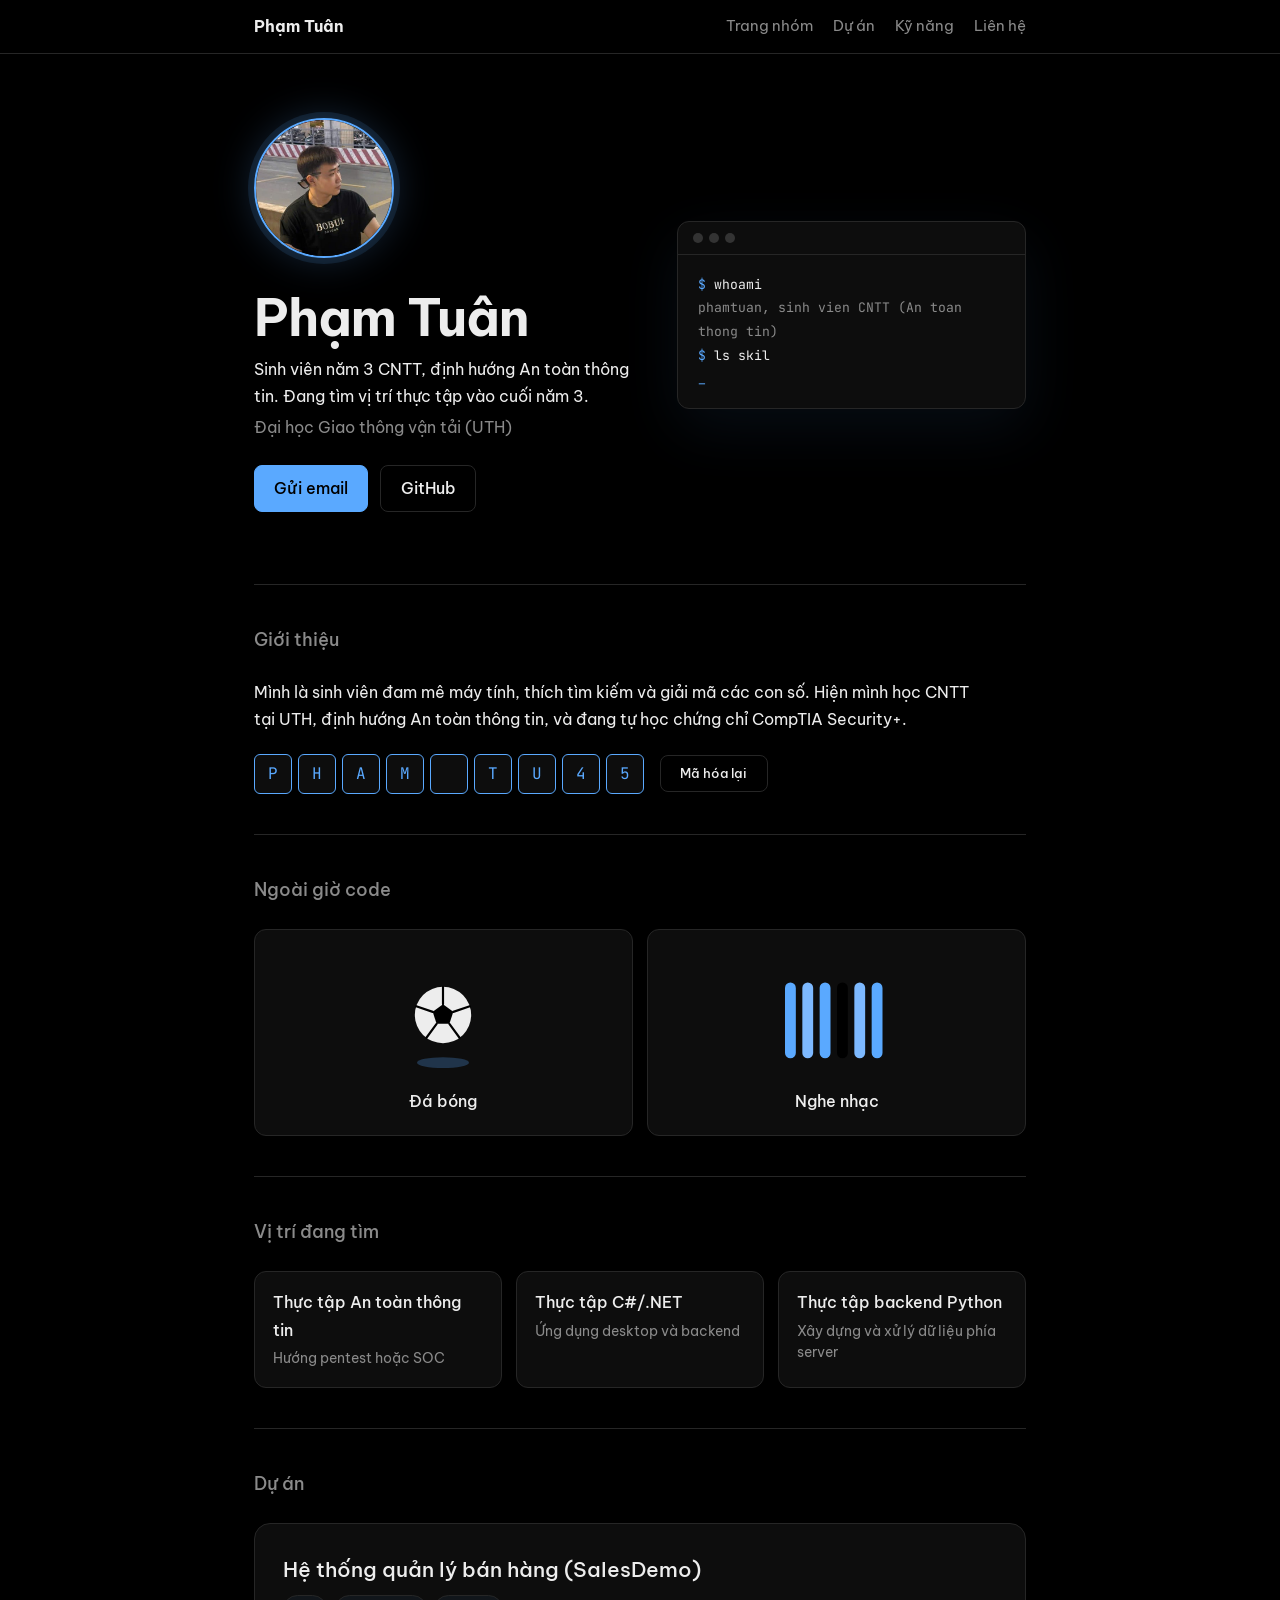
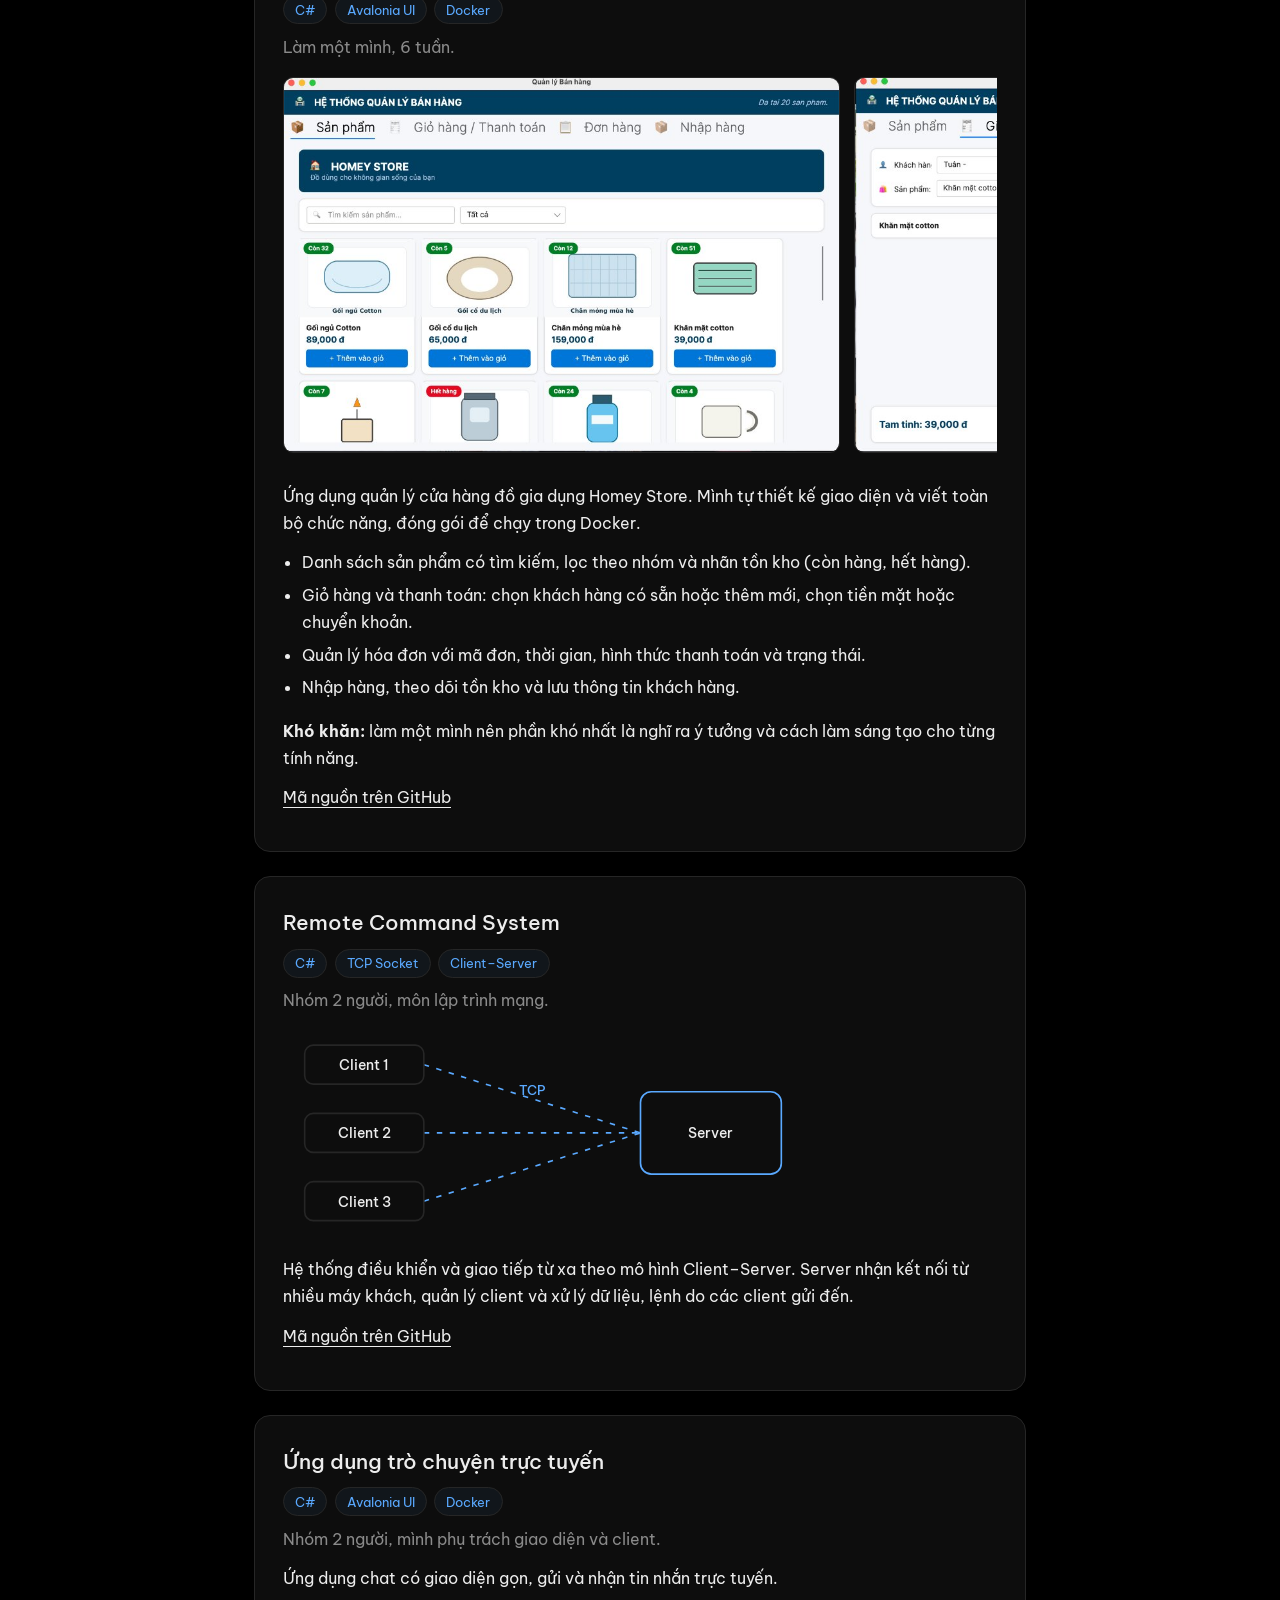
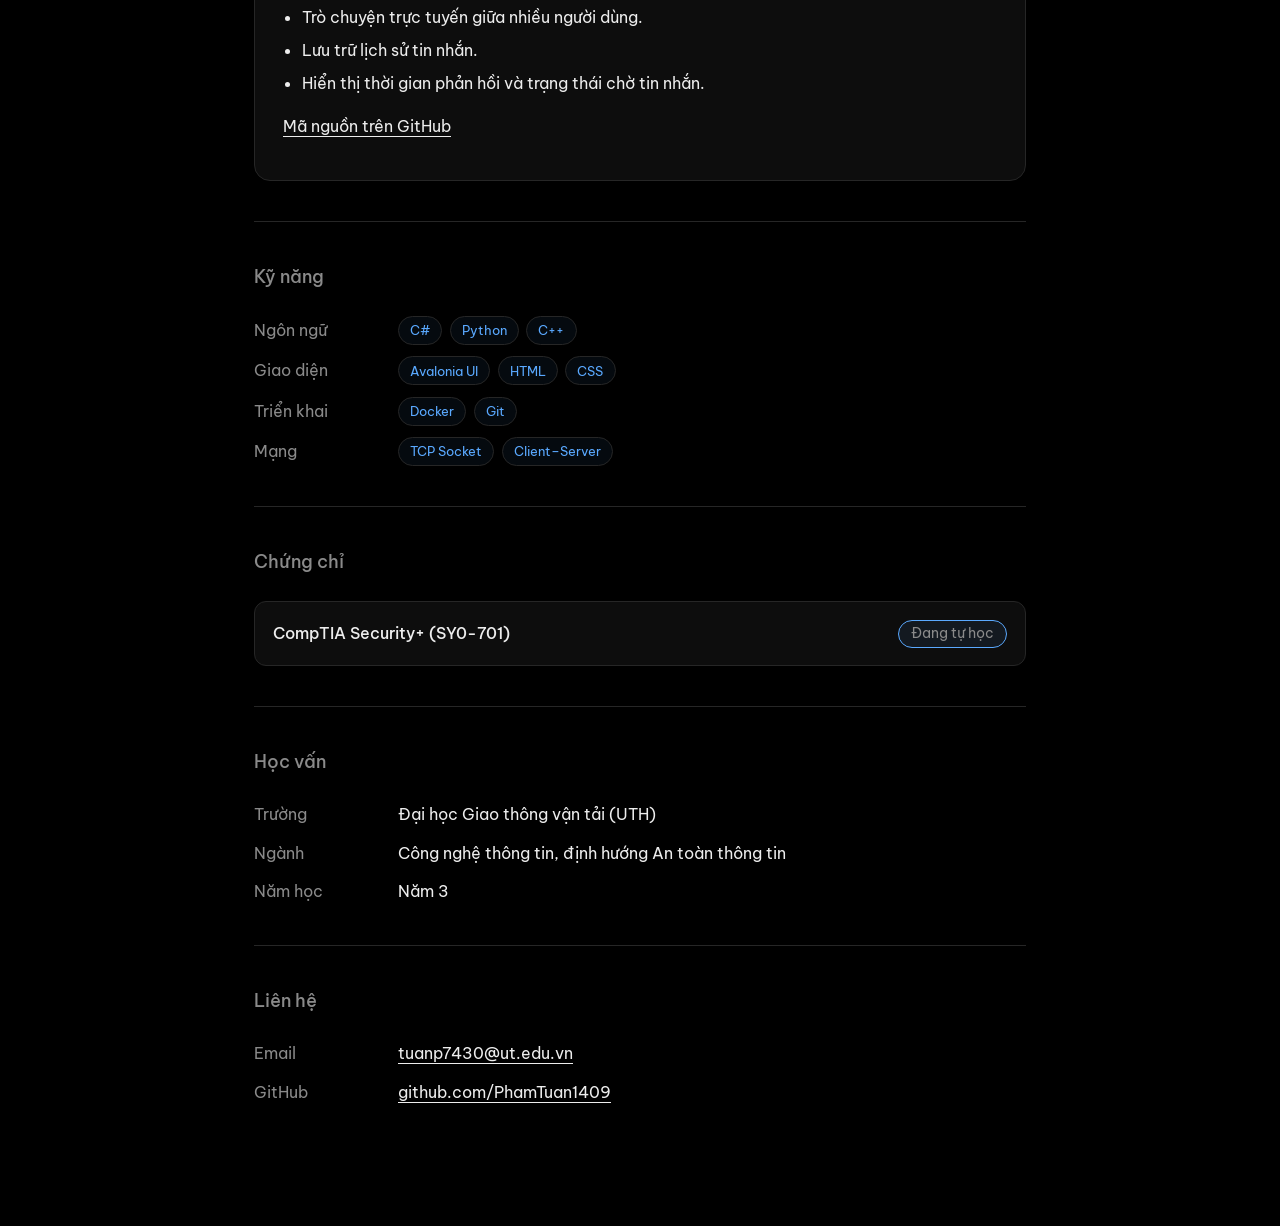
<file: Phạm Tuân/index.html>
<!DOCTYPE html>
<html lang="vi">
<head>
  <meta charset="UTF-8">
  <meta name="viewport" content="width=device-width, initial-scale=1">
  <title>Phạm Tuân – Thực tập An toàn thông tin, C#/.NET, Python</title>
  <meta name="description" content="Phạm Tuân, sinh viên năm 3 CNTT định hướng An toàn thông tin, UTH. Tìm vị trí thực tập cuối năm 3.">
  <meta property="og:title" content="Phạm Tuân – Portfolio">
  <meta property="og:description" content="Sinh viên năm 3 CNTT, định hướng An toàn thông tin. Tìm vị trí thực tập cuối năm 3.">
  <meta property="og:image" content="avatar.jpg">
  <meta name="theme-color" content="#000000">
  <link rel="icon" href="data:image/svg+xml,%3Csvg xmlns='http://www.w3.org/2000/svg' viewBox='0 0 64 64'%3E%3Crect width='64' height='64' rx='12' fill='%23000'/%3E%3Ctext x='32' y='42' font-family='sans-serif' font-size='28' font-weight='700' fill='%23fff' text-anchor='middle'%3EPT%3C/text%3E%3C/svg%3E">
  <link rel="preconnect" href="https://fonts.googleapis.com">
  <link rel="preconnect" href="https://fonts.gstatic.com" crossorigin>
  <link href="https://fonts.googleapis.com/css2?family=Be+Vietnam+Pro:wght@400;500;700&family=JetBrains+Mono:wght@400;500&display=swap" rel="stylesheet">
  <link rel="stylesheet" href="style.css">
</head>
<body>
<nav class="nav">
  <div class="nav-in">
    <a href="#top" class="logo">Phạm Tuân</a>
    <div class="links">
      <a href="../index.html">Trang nhóm</a><a href="#du-an">Dự án</a><a href="#ky-nang">Kỹ năng</a><a href="#lien-he">Liên hệ</a>
    </div>
  </div>
</nav>

<main id="top">
  <header class="hero">
    <div class="hero-text">
      <img class="avatar" src="avatar.jpg" alt="Ảnh Phạm Tuân" width="140" height="140">
      <h1>Phạm Tuân</h1>
      <p class="lead">Sinh viên năm 3 CNTT, định hướng An toàn thông tin. Đang tìm vị trí thực tập vào cuối năm 3.</p>
      <p class="school">Đại học Giao thông vận tải (UTH)</p>
      <p class="actions">
        <a class="btn primary" href="mailto:tuanp7430@ut.edu.vn">Gửi email</a>
        <a class="btn" href="https://github.com/PhamTuan1409" target="_blank" rel="noopener">GitHub</a>
      </p>
    </div>
    <div class="term" aria-hidden="true">
      <div class="term-bar"><i></i><i></i><i></i></div>
      <pre><span class="dim">$</span> <span class="t" data-text="whoami"></span>
<span class="out" data-text="phamtuan, sinh vien CNTT (An toan thong tin)"></span>
<span class="dim">$</span> <span class="t2" data-text="ls skills"></span>
<span class="out2" data-text="csharp  python  cpp  avalonia  docker  tcp-socket"></span><span class="cursor">_</span></pre>
    </div>
  </header>

  <section class="reveal">
    <h2>Giới thiệu</h2>
    <p>Mình là sinh viên đam mê máy tính, thích tìm kiếm và giải mã các con số. Hiện mình học CNTT tại UTH, định hướng An toàn thông tin, và đang tự học chứng chỉ CompTIA Security+.</p>
    <div class="decoder-wrap">
      <div class="decoder" id="dec" data-codes="80 72 65 77 32 84 85 65 78" aria-label="Dãy số 80 72 65 77 32 84 85 65 78 giải mã thành PHAM TUAN"></div>
      <button class="btn" id="dec-btn" type="button">Mã hóa lại</button>
    </div>
  </section>

  <section class="reveal">
    <h2>Ngoài giờ code</h2>
    <div class="grid2">
      <div class="tile hobby">
        <svg viewBox="0 0 120 120" role="img" aria-label="Quả bóng đá nảy lên xuống">
          <ellipse class="shadow" cx="60" cy="104" rx="24" ry="5"/>
          <g class="bounce"><g class="spin">
            <circle cx="60" cy="60" r="26" class="ball"/>
            <polygon points="60,50 69.5,57.1 65.9,68.1 54.1,68.1 50.5,57.1" class="patch"/>
            <path class="seam" d="M60 50V34M69.5 57.1L84.7 52M65.9 68.1L75.3 81M54.1 68.1L44.7 81M50.5 57.1L35.3 52"/>
          </g></g>
        </svg>
        <strong>Đá bóng</strong>
      </div>
      <div class="tile hobby">
        <svg viewBox="0 0 120 120" role="img" aria-label="Thanh âm nhạc nhảy theo nhịp">
          <g class="eq">
            <rect x="12" y="30" width="10" height="70" rx="5"/><rect x="28" y="30" width="10" height="70" rx="5"/>
            <rect x="44" y="30" width="10" height="70" rx="5"/><rect x="60" y="30" width="10" height="70" rx="5"/>
            <rect x="76" y="30" width="10" height="70" rx="5"/><rect x="92" y="30" width="10" height="70" rx="5"/>
          </g>
        </svg>
        <strong>Nghe nhạc</strong>
      </div>
    </div>
  </section>

  <section class="reveal">
    <h2>Vị trí đang tìm</h2>
    <div class="grid3">
      <div class="tile"><strong>Thực tập An toàn thông tin</strong><span>Hướng pentest hoặc SOC</span></div>
      <div class="tile"><strong>Thực tập C#/.NET</strong><span>Ứng dụng desktop và backend</span></div>
      <div class="tile"><strong>Thực tập backend Python</strong><span>Xây dựng và xử lý dữ liệu phía server</span></div>
    </div>
  </section>

  <section id="du-an" class="reveal">
    <h2>Dự án</h2>

    <article class="project">
      <h3>Hệ thống quản lý bán hàng (SalesDemo)</h3>
      <p class="chips"><span>C#</span><span>Avalonia UI</span><span>Docker</span></p>
      <p class="meta">Làm một mình, 6 tuần.</p>
      <div class="shots">
        <img src="img/shop-1.jpg" alt="Màn hình danh sách sản phẩm" loading="lazy">
        <img src="img/shop-2.jpg" alt="Màn hình giỏ hàng và thanh toán" loading="lazy">
        <img src="img/shop-3.jpg" alt="Màn hình danh sách đơn hàng" loading="lazy">
      </div>
      <p>Ứng dụng quản lý cửa hàng đồ gia dụng Homey Store. Mình tự thiết kế giao diện và viết toàn bộ chức năng, đóng gói để chạy trong Docker.</p>
      <ul>
        <li>Danh sách sản phẩm có tìm kiếm, lọc theo nhóm và nhãn tồn kho (còn hàng, hết hàng).</li>
        <li>Giỏ hàng và thanh toán: chọn khách hàng có sẵn hoặc thêm mới, chọn tiền mặt hoặc chuyển khoản.</li>
        <li>Quản lý hóa đơn với mã đơn, thời gian, hình thức thanh toán và trạng thái.</li>
        <li>Nhập hàng, theo dõi tồn kho và lưu thông tin khách hàng.</li>
      </ul>
      <p><strong>Khó khăn:</strong> làm một mình nên phần khó nhất là nghĩ ra ý tưởng và cách làm sáng tạo cho từng tính năng.</p>
      <p><a href="https://github.com/PhamTuan1409/QuanLyBanHang" target="_blank" rel="noopener">Mã nguồn trên GitHub</a></p>
    </article>

    <article class="project">
      <h3>Remote Command System</h3>
      <p class="chips"><span>C#</span><span>TCP Socket</span><span>Client–Server</span></p>
      <p class="meta">Nhóm 2 người, môn lập trình mạng.</p>
      <svg class="diagram" viewBox="0 0 480 190" role="img" aria-label="Sơ đồ nhiều client kết nối tới một server qua TCP">
        <g class="flow"><path d="M130 32 L330 95"/><path d="M130 95 L330 95"/><path d="M130 158 L330 95"/></g>
        <g class="box"><rect x="20" y="14" width="110" height="36" rx="8"/><rect x="20" y="77" width="110" height="36" rx="8"/><rect x="20" y="140" width="110" height="36" rx="8"/><rect class="srv" x="330" y="57" width="130" height="76" rx="10"/></g>
        <g class="lbl"><text x="75" y="37">Client 1</text><text x="75" y="100">Client 2</text><text x="75" y="163">Client 3</text><text x="395" y="100">Server</text><text class="tcp" x="230" y="60">TCP</text></g>
      </svg>
      <p>Hệ thống điều khiển và giao tiếp từ xa theo mô hình Client–Server. Server nhận kết nối từ nhiều máy khách, quản lý client và xử lý dữ liệu, lệnh do các client gửi đến.</p>
      <p><a href="https://github.com/dungtruong282/Remote-command" target="_blank" rel="noopener">Mã nguồn trên GitHub</a></p>
    </article>

    <article class="project">
      <h3>Ứng dụng trò chuyện trực tuyến</h3>
      <p class="chips"><span>C#</span><span>Avalonia UI</span><span>Docker</span></p>
      <p class="meta">Nhóm 2 người, mình phụ trách giao diện và client.</p>
      <p>Ứng dụng chat có giao diện gọn, gửi và nhận tin nhắn trực tuyến.</p>
      <ul>
        <li>Trò chuyện trực tuyến giữa nhiều người dùng.</li>
        <li>Lưu trữ lịch sử tin nhắn.</li>
        <li>Hiển thị thời gian phản hồi và trạng thái chờ tin nhắn.</li>
      </ul>
      <p><a href="https://github.com/PhamTuan1409" target="_blank" rel="noopener">Mã nguồn trên GitHub</a></p>
    </article>
  </section>

  <section id="ky-nang" class="reveal">
    <h2>Kỹ năng</h2>
    <dl class="rows">
      <dt>Ngôn ngữ</dt><dd class="chips"><span>C#</span><span>Python</span><span>C++</span></dd>
      <dt>Giao diện</dt><dd class="chips"><span>Avalonia UI</span><span>HTML</span><span>CSS</span></dd>
      <dt>Triển khai</dt><dd class="chips"><span>Docker</span><span>Git</span></dd>
      <dt>Mạng</dt><dd class="chips"><span>TCP Socket</span><span>Client–Server</span></dd>
    </dl>
  </section>

  <section class="reveal">
    <h2>Chứng chỉ</h2>
    <div class="tile cert">
      <strong>CompTIA Security+ (SY0-701)</strong>
      <span class="tag">Đang tự học</span>
    </div>
  </section>

  <section class="reveal">
    <h2>Học vấn</h2>
    <dl class="rows">
      <dt>Trường</dt><dd>Đại học Giao thông vận tải (UTH)</dd>
      <dt>Ngành</dt><dd>Công nghệ thông tin, định hướng An toàn thông tin</dd>
      <dt>Năm học</dt><dd>Năm 3</dd>
    </dl>
  </section>

  <section id="lien-he" class="reveal">
    <h2>Liên hệ</h2>
    <dl class="rows">
      <dt>Email</dt><dd><a href="mailto:tuanp7430@ut.edu.vn">tuanp7430@ut.edu.vn</a></dd>
      <dt>GitHub</dt><dd><a href="https://github.com/PhamTuan1409" target="_blank" rel="noopener">github.com/PhamTuan1409</a></dd>
    </dl>
  </section>
</main>

<script>
(function(){
  var reduce = matchMedia('(prefers-reduced-motion: reduce)').matches;
  var order = ['t','out','t2','out2'];
  var els = order.map(function(c){return document.querySelector('.'+c)});
  function fill(){ els.forEach(function(e){ e.textContent = e.dataset.text; }); }
  if (reduce) { fill(); } else {
    var i = 0;
    (function next(){
      if (i >= els.length) return;
      var e = els[i], txt = e.dataset.text, n = 0;
      (function type(){
        e.textContent = txt.slice(0, ++n);
        if (n < txt.length) setTimeout(type, i % 2 ? 12 : 55);
        else { i++; setTimeout(next, 280); }
      })();
    })();
  }
  var io = 'IntersectionObserver' in window && !reduce
    ? new IntersectionObserver(function(es){ es.forEach(function(x){ if (x.isIntersecting){ x.target.classList.add('in'); io.unobserve(x.target); } }); }, {threshold: .12})
    : null;
  document.querySelectorAll('.reveal').forEach(function(s){ io ? io.observe(s) : s.classList.add('in'); });
})();

(function(){
  var dec=document.getElementById('dec'),btn=document.getElementById('dec-btn');
  if(!dec) return;
  var codes=dec.dataset.codes.split(' ').map(Number),reduce=matchMedia('(prefers-reduced-motion: reduce)').matches;
  var spans=codes.map(function(c){var e=document.createElement('span');e.textContent=c;dec.appendChild(e);return e});
  var text=false;
  function label(i){return text?(codes[i]===32?'\u00a0':String.fromCharCode(codes[i])):codes[i]}
  function run(){
    text=!text;
    btn.textContent=text?'Mã hóa lại':'Giải mã';
    spans.forEach(function(e,i){
      e.classList.toggle('on',text);
      if(reduce){e.textContent=label(i);return}
      var f=0,n=8+i*3,t=setInterval(function(){
        if(++f>=n){e.textContent=label(i);clearInterval(t)}else e.textContent=Math.floor(Math.random()*10);
      },45);
    });
  }
  btn.addEventListener('click',run);
  btn.textContent='Giải mã';
  if('IntersectionObserver' in window){
    var o=new IntersectionObserver(function(es){if(es[0].isIntersecting){o.disconnect();setTimeout(run,500)}},{threshold:.6});
    o.observe(dec);
  }
})();
</script>
</body>
</html>
</file>
<file: Nguyễn Cao Trung Đạt/style.css>
* {
    box-sizing: border-box;
    margin: 0;
    padding: 0;
    font-family: 'Helvetica Neue', Arial, sans-serif;
}

body {
    background-color: #f4f7f6;
    color: #333;
    line-height: 1.5;
    padding: 20px 0;
}

.cv-container {
    max-width: 850px;
    margin: 0 auto;
    background: #fff;
    box-shadow: 0 5px 15px rgba(0,0,0,0.1);
    position: relative;
}
.top-actions {
    display: flex;
    justify-content: space-between;
    align-items: center;
    padding: 10px 20px;
    background-color: #e9ecef;
    border-bottom: 1px solid #ddd;
}

.greeting {
    font-weight: 500;
    color: #2c3e50;
    font-size: 14px;
}

.btn {
    background-color: #e74c3c;
    color: white;
    border: none;
    padding: 8px 12px;
    border-radius: 4px;
    cursor: pointer;
    font-size: 13px;
    font-weight: bold;
}

    .btn:hover {
        background-color: #c0392b;
    }
.cv-wrapper {
    display: flex;
}
.left-col {
    width: 35%;
    background-color: #2c3e50;
    color: #fff;
    padding: 40px 25px;
}

.profile-pic {
    text-align: center;
    margin-bottom: 30px;
}

    .profile-pic img {
        width: 140px;
        height: 140px;
        border-radius: 50%;
        border: 4px solid #34495e;
        object-fit: cover;
    }

.title-left {
    font-size: 18px;
    text-transform: uppercase;
    border-bottom: 2px solid #1abc9c;
    padding-bottom: 5px;
    margin-bottom: 15px;
    margin-top: 30px;
    letter-spacing: 1px;
}

.contact-list {
    list-style: none;
}

    .contact-list li {
        margin-bottom: 15px;
        font-size: 14px;
        display: flex;
        align-items: center;
    }

        .contact-list li i {
            width: 25px;
            color: #1abc9c;
            font-size: 16px;
        }

.skill-box {
    margin-bottom: 15px;
}

    .skill-box p {
        font-size: 14px;
        margin-bottom: 5px;
    }

.progress-bar {
    background-color: #34495e;
    height: 8px;
    border-radius: 5px;
    overflow: hidden;
}

.progress {
    background-color: #1abc9c;
    height: 100%;
    /* Hiệu ứng thanh chạy dài ra lúc mở web (do JS gắn class) */
    width: 0;
    transition: width 1s ease-in-out;
}

/* --- Cột Phải --- */
.right-col {
    width: 65%;
    padding: 40px 30px;
}

.header-right h1 {
    font-size: 32px;
    color: #2c3e50;
    text-transform: uppercase;
    letter-spacing: 2px;
    margin-bottom: 5px;
}

.header-right h2 {
    font-size: 18px;
    color: #1abc9c;
    font-weight: 500;
    margin-bottom: 30px;
}

.section {
    margin-bottom: 25px;
}

.title-right {
    font-size: 20px;
    color: #2c3e50;
    border-bottom: 2px solid #eee;
    padding-bottom: 8px;
    margin-bottom: 15px;
    text-transform: uppercase;
}

    .title-right i {
        color: #1abc9c;
        margin-right: 8px;
    }

.item {
    margin-bottom: 20px;
}

.item-header {
    display: flex;
    justify-content: space-between;
    align-items: baseline;
    margin-bottom: 5px;
}

    .item-header h4 {
        font-size: 16px;
        color: #333;
    }

    .item-header .date {
        font-size: 13px;
        color: #7f8c8d;
        font-weight: bold;
    }

.role {
    font-size: 14px;
    font-style: italic;
    color: #555;
    margin-bottom: 5px;
}

ul {
    padding-left: 20px;
    font-size: 14px;
    color: #444;
}

    ul li {
        margin-bottom: 5px;
    }

/* CSS dành cho lúc In ra file PDF */
@media print {
    body {
        padding: 0;
        background: #fff;
    }

    .cv-container {
        box-shadow: none;
        max-width: 100%;
    }

    .top-actions {
        display: none;
    }
    .progress-bar {
        -webkit-print-color-adjust: exact;
        print-color-adjust: exact;
    }

    .left-col {
        -webkit-print-color-adjust: exact;
        print-color-adjust: exact;
    }
}
</file>
<file: Phạm Tuân/style.css>
:root{--bg:#000;--text:#ededed;--muted:#8a8a8a;--line:#262626;--panel:#0d0d0d;--accent:#5aa9ff;--font:"Be Vietnam Pro",system-ui,-apple-system,"Segoe UI",Roboto,sans-serif;--mono:"JetBrains Mono",ui-monospace,Menlo,Consolas,monospace}
*{box-sizing:border-box}
html{background:var(--bg);scroll-behavior:smooth;scroll-padding-top:4.5rem}
body{margin:0;color:var(--text);font-family:var(--font);line-height:1.7}
main{max-width:820px;margin:0 auto;padding:0 1.5rem 5rem}
a{color:var(--text);text-underline-offset:4px;transition:color .2s}
a:hover{color:var(--accent)}
a:focus-visible{outline:2px solid var(--accent);outline-offset:4px}

.nav{position:sticky;top:0;z-index:10;background:rgba(0,0,0,.7);backdrop-filter:blur(10px);-webkit-backdrop-filter:blur(10px);border-bottom:1px solid var(--line)}
.nav-in{max-width:820px;margin:0 auto;padding:.8rem 1.5rem;display:flex;justify-content:space-between;align-items:center}
.logo{font-weight:700;text-decoration:none}
.links{display:flex;gap:1.25rem}
.links a{color:var(--muted);text-decoration:none;font-size:.95rem}
.links a:hover{color:var(--text)}

.hero{display:grid;grid-template-columns:1.1fr 1fr;gap:2.5rem;align-items:center;padding:4rem 0 4.5rem}
.avatar{width:140px;height:140px;border-radius:50%;object-fit:cover;border:2px solid var(--accent);box-shadow:0 0 0 6px rgba(90,169,255,.12),0 0 40px rgba(90,169,255,.25);margin-bottom:1.5rem}
h1{margin:0 0 .6rem;font-size:clamp(2.2rem,6vw,3.2rem);font-weight:700;line-height:1.1;letter-spacing:-.02em}
.lead{margin:0 0 .25rem}
.school{margin:0;color:var(--muted)}
.actions{display:flex;gap:.75rem;margin:1.5rem 0 0}
.btn{display:inline-block;padding:.55rem 1.2rem;border:1px solid var(--line);border-radius:8px;text-decoration:none;font-weight:500;transition:transform .2s,border-color .2s,background .2s,color .2s}
.btn:hover{transform:translateY(-2px);border-color:var(--accent);color:var(--text)}
.btn.primary{background:var(--accent);border-color:var(--accent);color:#000}
.btn.primary:hover{background:#8bc2ff;border-color:#8bc2ff;color:#000}

.term{background:var(--panel);border:1px solid var(--line);border-radius:12px;overflow:hidden;box-shadow:0 20px 60px rgba(90,169,255,.08)}
.term-bar{display:flex;gap:6px;padding:.7rem .9rem;border-bottom:1px solid var(--line)}
.term-bar i{width:10px;height:10px;border-radius:50%;background:#333}
.term pre{margin:0;padding:1.1rem 1.2rem;min-height:9.5rem;font-family:var(--mono);font-size:.82rem;line-height:1.8;white-space:pre-wrap;word-break:break-word}
.dim{color:var(--accent)}
.out,.out2{color:var(--muted)}
.cursor{color:var(--accent);animation:blink 1s steps(1) infinite}
@keyframes blink{50%{opacity:0}}

section{padding:2.5rem 0;border-top:1px solid var(--line)}
.reveal{opacity:0;transform:translateY(14px);transition:opacity .7s ease,transform .7s ease}
.reveal.in{opacity:1;transform:none}
h2{margin:0 0 1.5rem;font-size:1.1rem;font-weight:500;color:var(--muted)}
h3{margin:0 0 .5rem;font-size:1.3rem;font-weight:500}
p{margin:0 0 .75rem;max-width:66ch}
ul{margin:0 0 1rem;padding-left:1.2rem;max-width:66ch}
li{margin-bottom:.35rem}
.meta{color:var(--muted)}

.grid3{display:grid;grid-template-columns:repeat(3,1fr);gap:.9rem}
.tile{padding:1.1rem;border:1px solid var(--line);border-radius:12px;background:var(--panel);transition:transform .25s,border-color .25s}
.tile:hover{transform:translateY(-4px);border-color:var(--accent)}
.tile strong{display:block;font-weight:500;margin-bottom:.25rem}
.tile span{color:var(--muted);font-size:.9rem;line-height:1.5;display:block}

.project{padding:1.75rem;border:1px solid var(--line);border-radius:16px;background:var(--panel);transition:border-color .3s}
.project:hover{border-color:#3a3a3a}
.project+.project{margin-top:1.5rem}
.chips{display:flex;flex-wrap:wrap;gap:.45rem;margin:0 0 .6rem}
.chips span{padding:.15rem .7rem;border:1px solid var(--line);border-radius:999px;font-size:.82rem;color:var(--accent);background:rgba(90,169,255,.06)}

.shots{display:flex;gap:.9rem;overflow-x:auto;scroll-snap-type:x mandatory;margin:1rem 0 1.25rem;padding-bottom:.6rem;scrollbar-width:thin;scrollbar-color:#333 transparent}
.shots img{flex:0 0 78%;width:78%;height:auto;scroll-snap-align:start;border:1px solid var(--line);border-radius:10px;transition:transform .4s ease,border-color .3s}
.shots img:hover{transform:scale(1.02);border-color:var(--accent)}

.diagram{display:block;width:100%;max-width:520px;height:auto;margin:1rem 0 1.25rem;color:var(--muted)}
.diagram .box rect{fill:none;stroke:var(--line);stroke-width:1.5}
.diagram .box .srv{stroke:var(--accent)}
.diagram .flow path{fill:none;stroke:var(--accent);stroke-width:1.5;stroke-dasharray:5 7;animation:dash 1.4s linear infinite}
.diagram text{fill:var(--text);font:500 13px var(--font);text-anchor:middle}
.diagram .tcp{fill:var(--accent);font-size:12px}
@keyframes dash{to{stroke-dashoffset:-24}}

.rows{display:grid;grid-template-columns:8rem 1fr;gap:.7rem 1rem;margin:0;align-items:center}
.rows dt{color:var(--muted)}
.rows dd{margin:0}
.rows .chips{margin:0}

@media(max-width:720px){
  .hero{grid-template-columns:1fr;padding:2.5rem 0 3rem}
  .grid3{grid-template-columns:1fr}
  .shots img{flex-basis:90%;width:90%}
  .project{padding:1.25rem}
  .rows{grid-template-columns:1fr;gap:.2rem}
  .rows dd{margin-bottom:.8rem}
}
@media(prefers-reduced-motion:reduce){
  html{scroll-behavior:auto}
  *,*::before,*::after{animation:none!important;transition:none!important}
  .reveal{opacity:1;transform:none}
}

/* Giải mã số */
.decoder-wrap{display:flex;align-items:center;gap:1rem;flex-wrap:wrap;margin-top:1.25rem}
.decoder{display:flex;flex-wrap:wrap;gap:.35rem;font-family:var(--mono)}
.decoder span{min-width:2.4rem;padding:.35rem .5rem;text-align:center;border:1px solid var(--line);border-radius:6px;background:var(--panel);color:var(--muted);transition:color .3s,border-color .3s}
.decoder span.on{color:var(--accent);border-color:var(--accent)}
.decoder-wrap .btn{font-family:var(--font);cursor:pointer;color:var(--text);background:transparent}

/* Sở thích */
.grid2{display:grid;grid-template-columns:repeat(2,1fr);gap:.9rem}
.hobby{display:flex;flex-direction:column;align-items:center;padding:1.25rem}
.hobby svg{width:130px;height:130px;margin-bottom:.5rem}
.hobby strong{margin:0}
.ball{fill:#ededed}
.patch{fill:#000}
.seam{fill:none;stroke:#000;stroke-width:2;stroke-linecap:round}
.shadow{fill:rgba(90,169,255,.25);transform-box:fill-box;transform-origin:center;animation:shadow 1.1s infinite}
.bounce{animation:bounce 1.1s infinite}
.spin{transform-box:fill-box;transform-origin:center;animation:spin 2.2s linear infinite}
@keyframes bounce{0%,100%{transform:translateY(-34px);animation-timing-function:cubic-bezier(.5,0,1,.6)}50%{transform:translateY(14px);animation-timing-function:cubic-bezier(0,.4,.5,1)}}
@keyframes shadow{0%,100%{transform:scale(.55);opacity:.5}50%{transform:scale(1.1);opacity:1}}
@keyframes spin{to{transform:rotate(360deg)}}
.eq rect{fill:var(--accent);transform-box:fill-box;transform-origin:50% 100%;animation:eq 1s ease-in-out infinite alternate}
.eq rect:nth-child(2){fill:#7db9ff;animation-duration:.7s;animation-delay:-.3s}
.eq rect:nth-child(3){animation-duration:1.2s;animation-delay:-.6s}
.eq rect:nth-child(4){fill:var(--accent2);animation-duration:.8s;animation-delay:-.1s}
.eq rect:nth-child(5){fill:#7db9ff;animation-duration:1.1s;animation-delay:-.5s}
.eq rect:nth-child(6){animation-duration:.9s;animation-delay:-.2s}
@keyframes eq{from{transform:scaleY(.15)}to{transform:scaleY(1)}}

/* Chứng chỉ */
.cert{display:flex;align-items:center;justify-content:space-between;gap:1rem;flex-wrap:wrap}
.cert strong{margin:0}
.tag{padding:.15rem .75rem;border-radius:999px;font-size:.82rem;color:var(--accent);border:1px solid var(--accent);background:rgba(90,169,255,.08);animation:pulse 2.4s ease-in-out infinite}
@keyframes pulse{50%{box-shadow:0 0 14px rgba(90,169,255,.35)}}
.avatar{animation:glow 4s ease-in-out infinite}
@keyframes glow{50%{box-shadow:0 0 0 8px rgba(90,169,255,.16),0 0 56px rgba(90,169,255,.4)}}
@media(max-width:720px){.grid2{grid-template-columns:1fr 1fr}.hobby svg{width:100px;height:100px}}
@media(max-width:520px){.logo{display:none}.nav-in{justify-content:center}.links{gap:1.1rem}.links a{font-size:.9rem;white-space:nowrap}}
</file>
